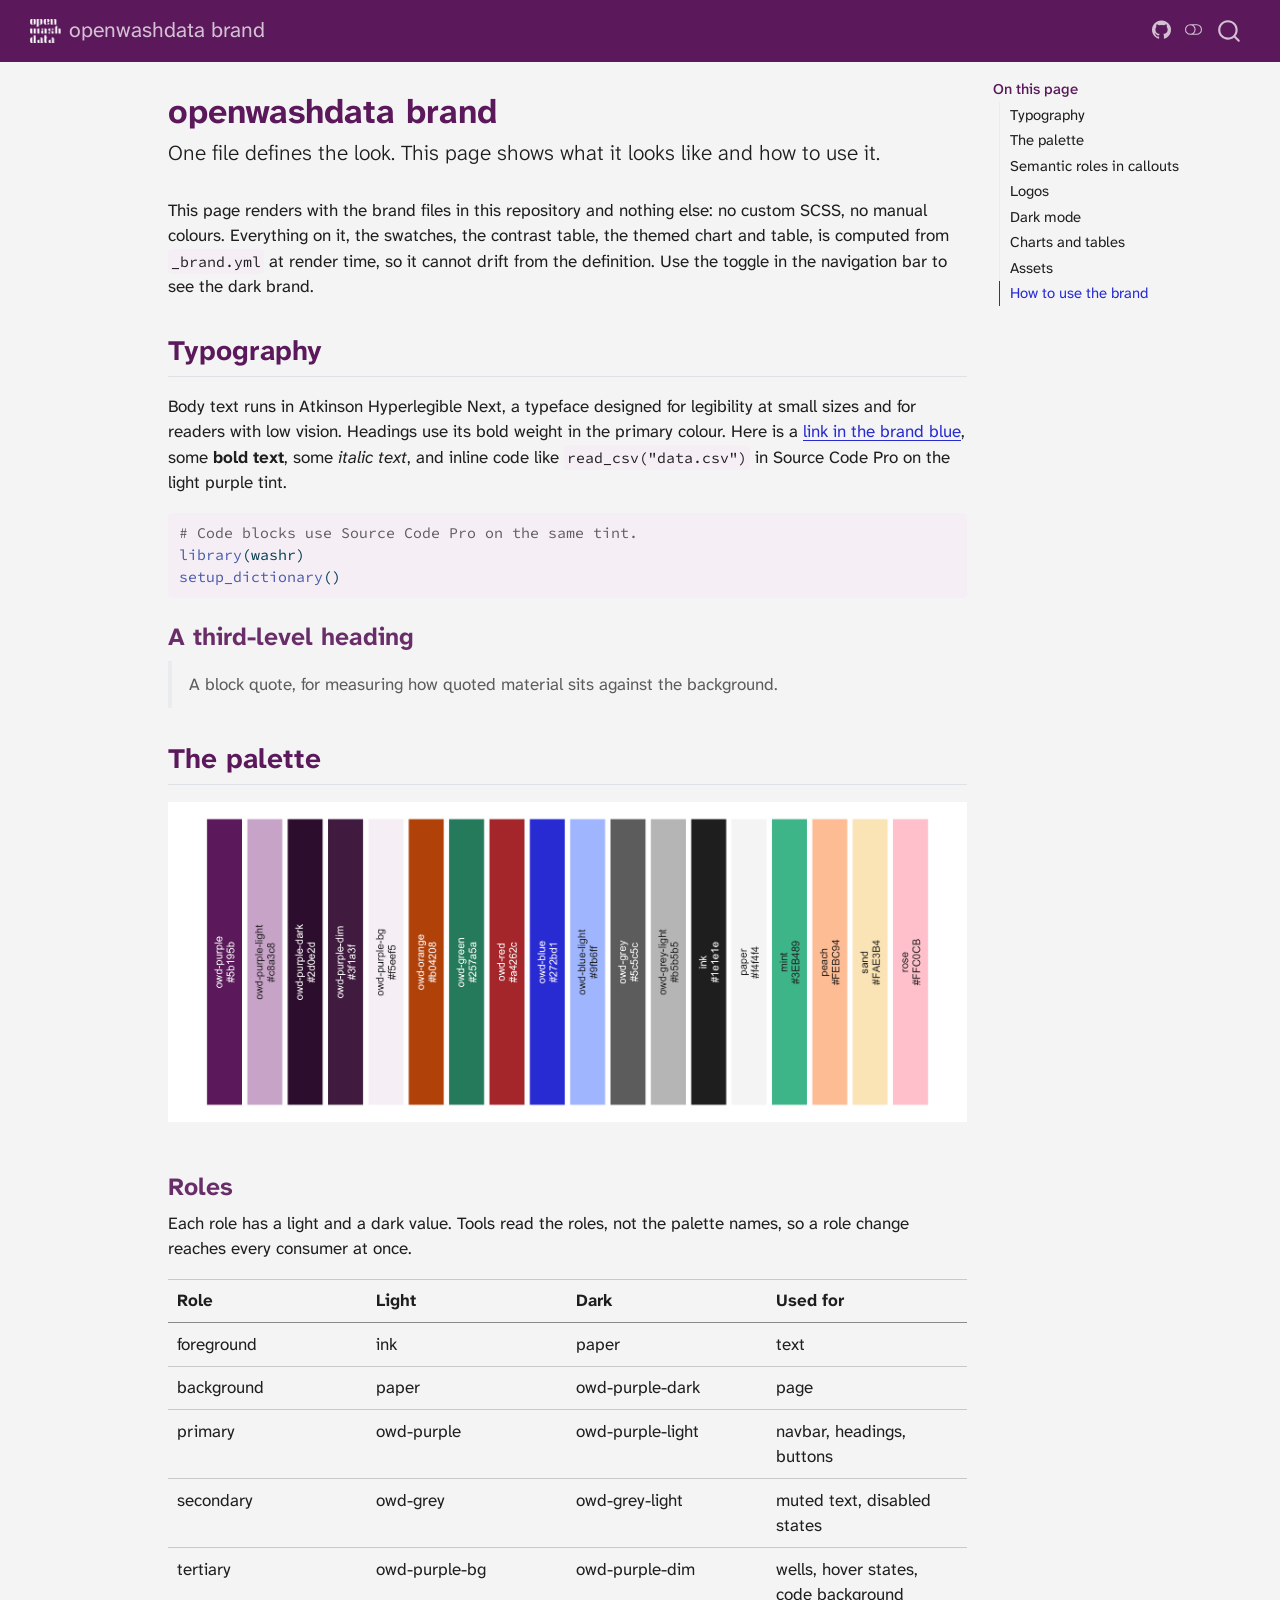
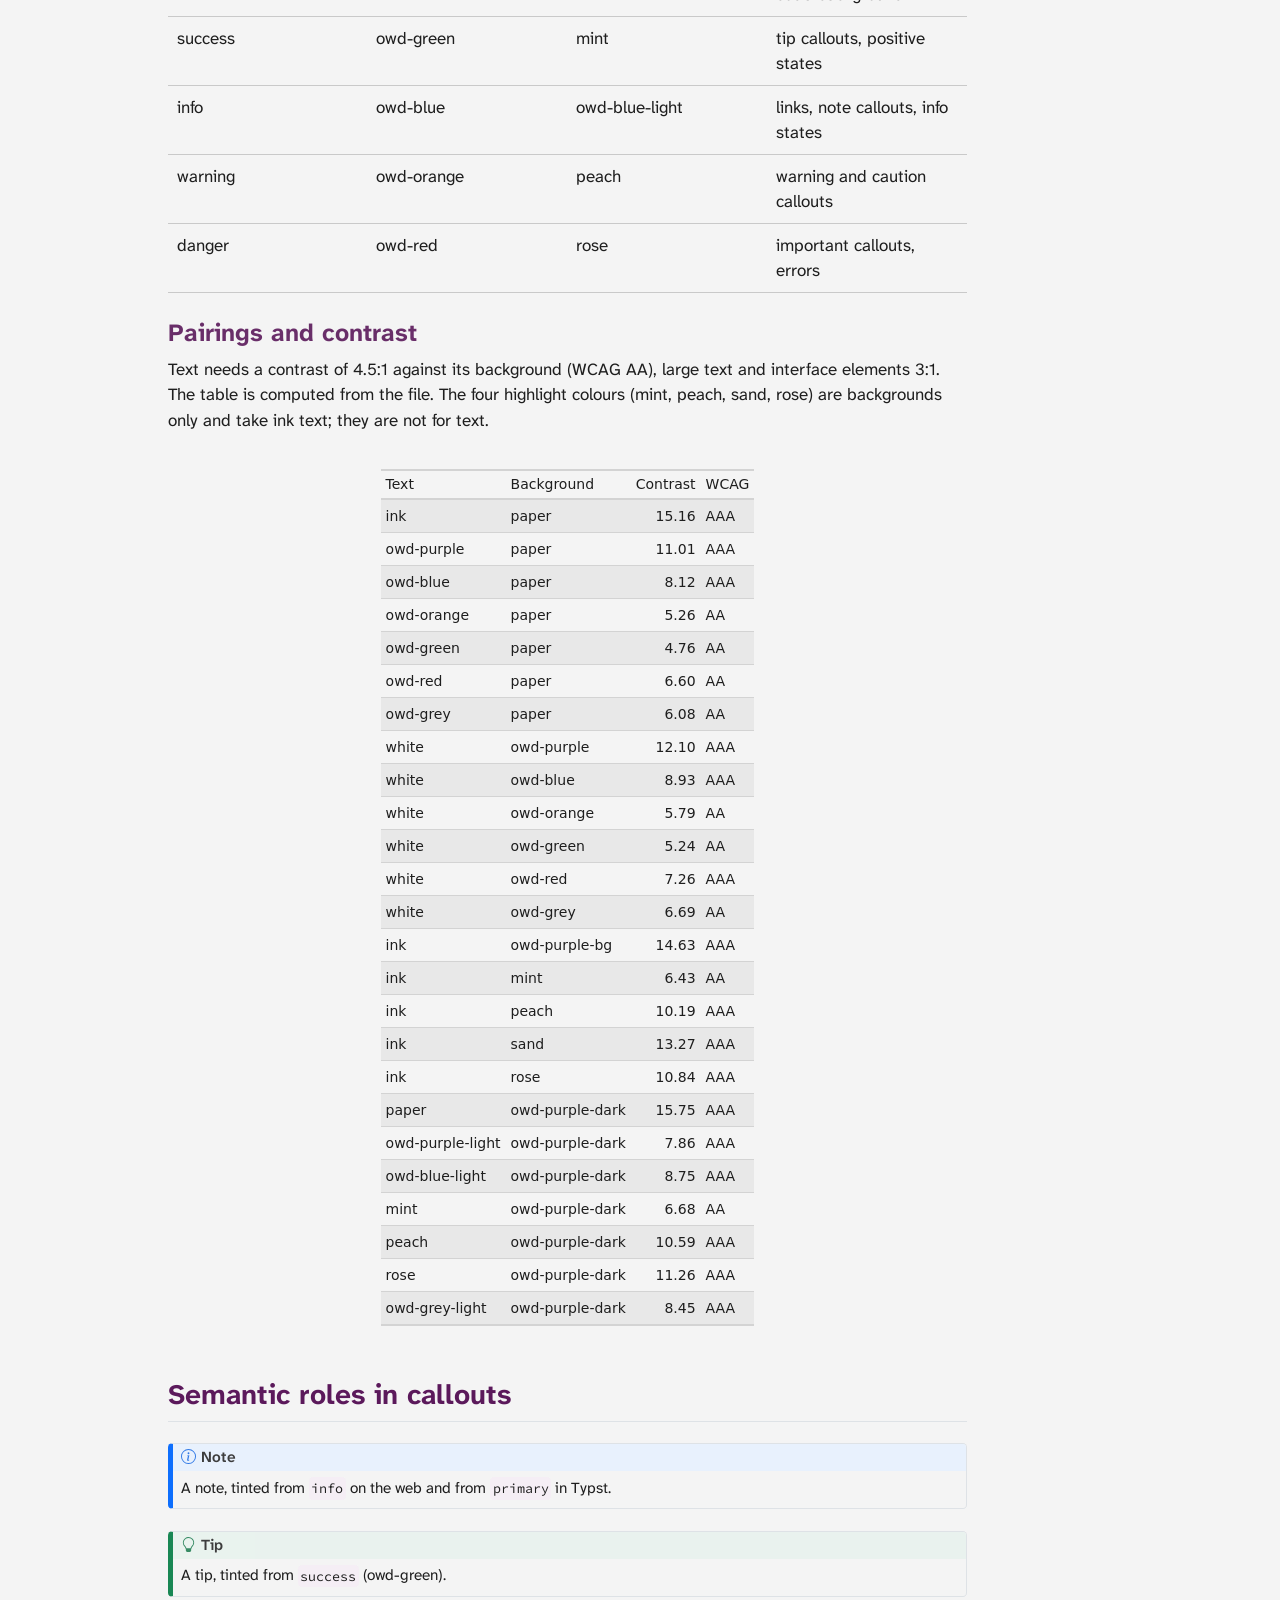
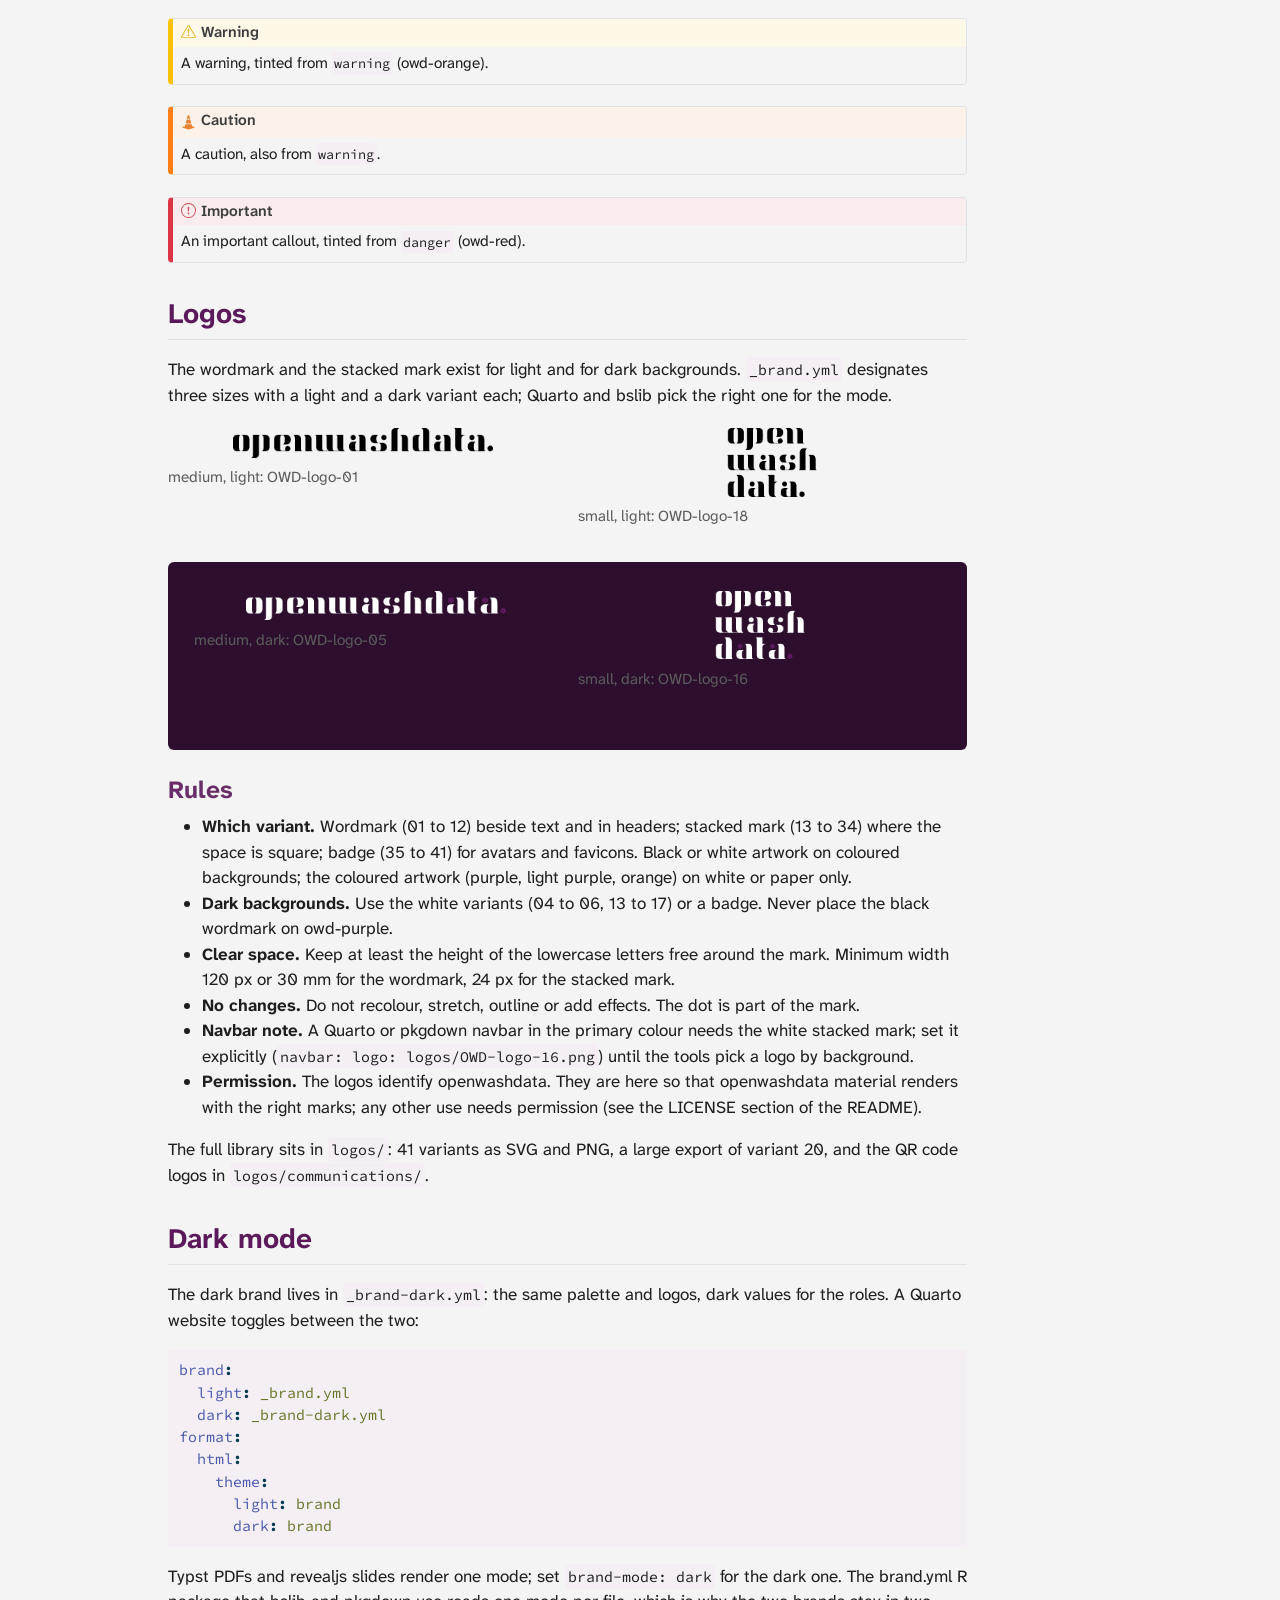
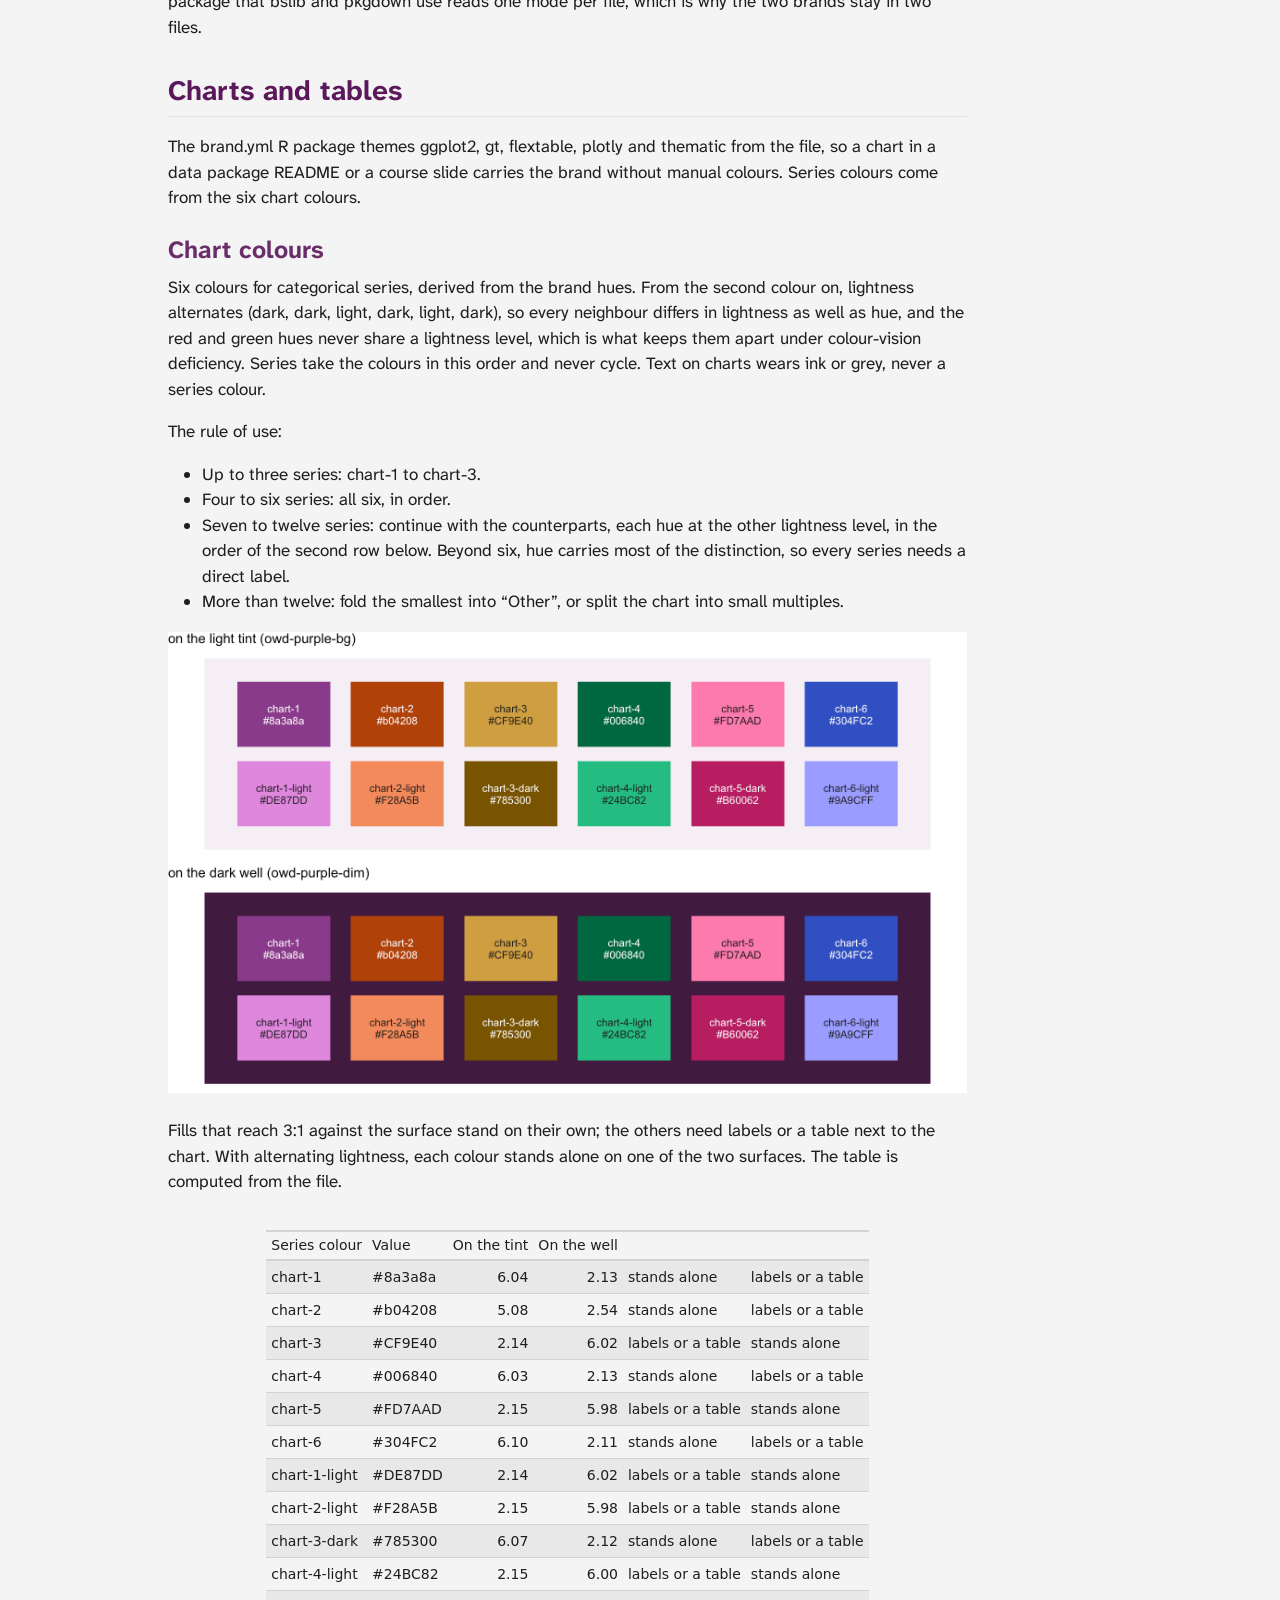
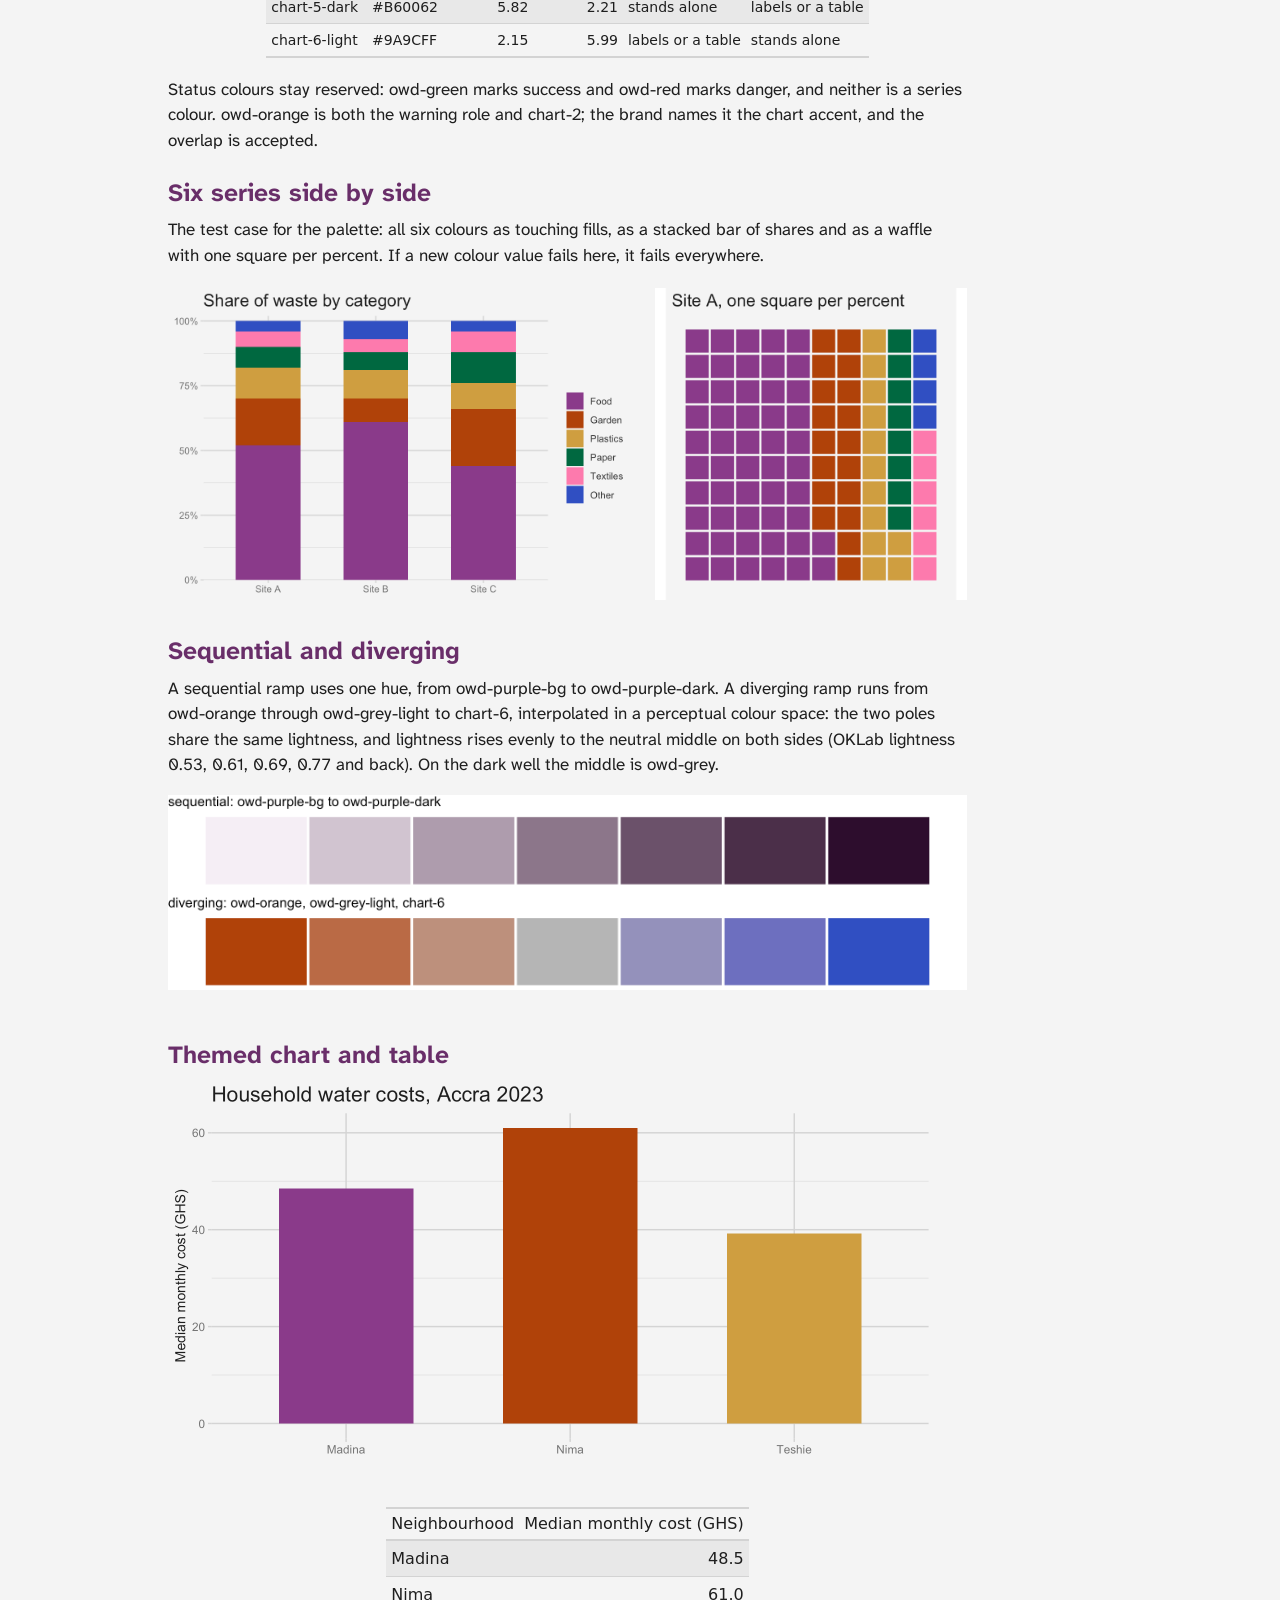
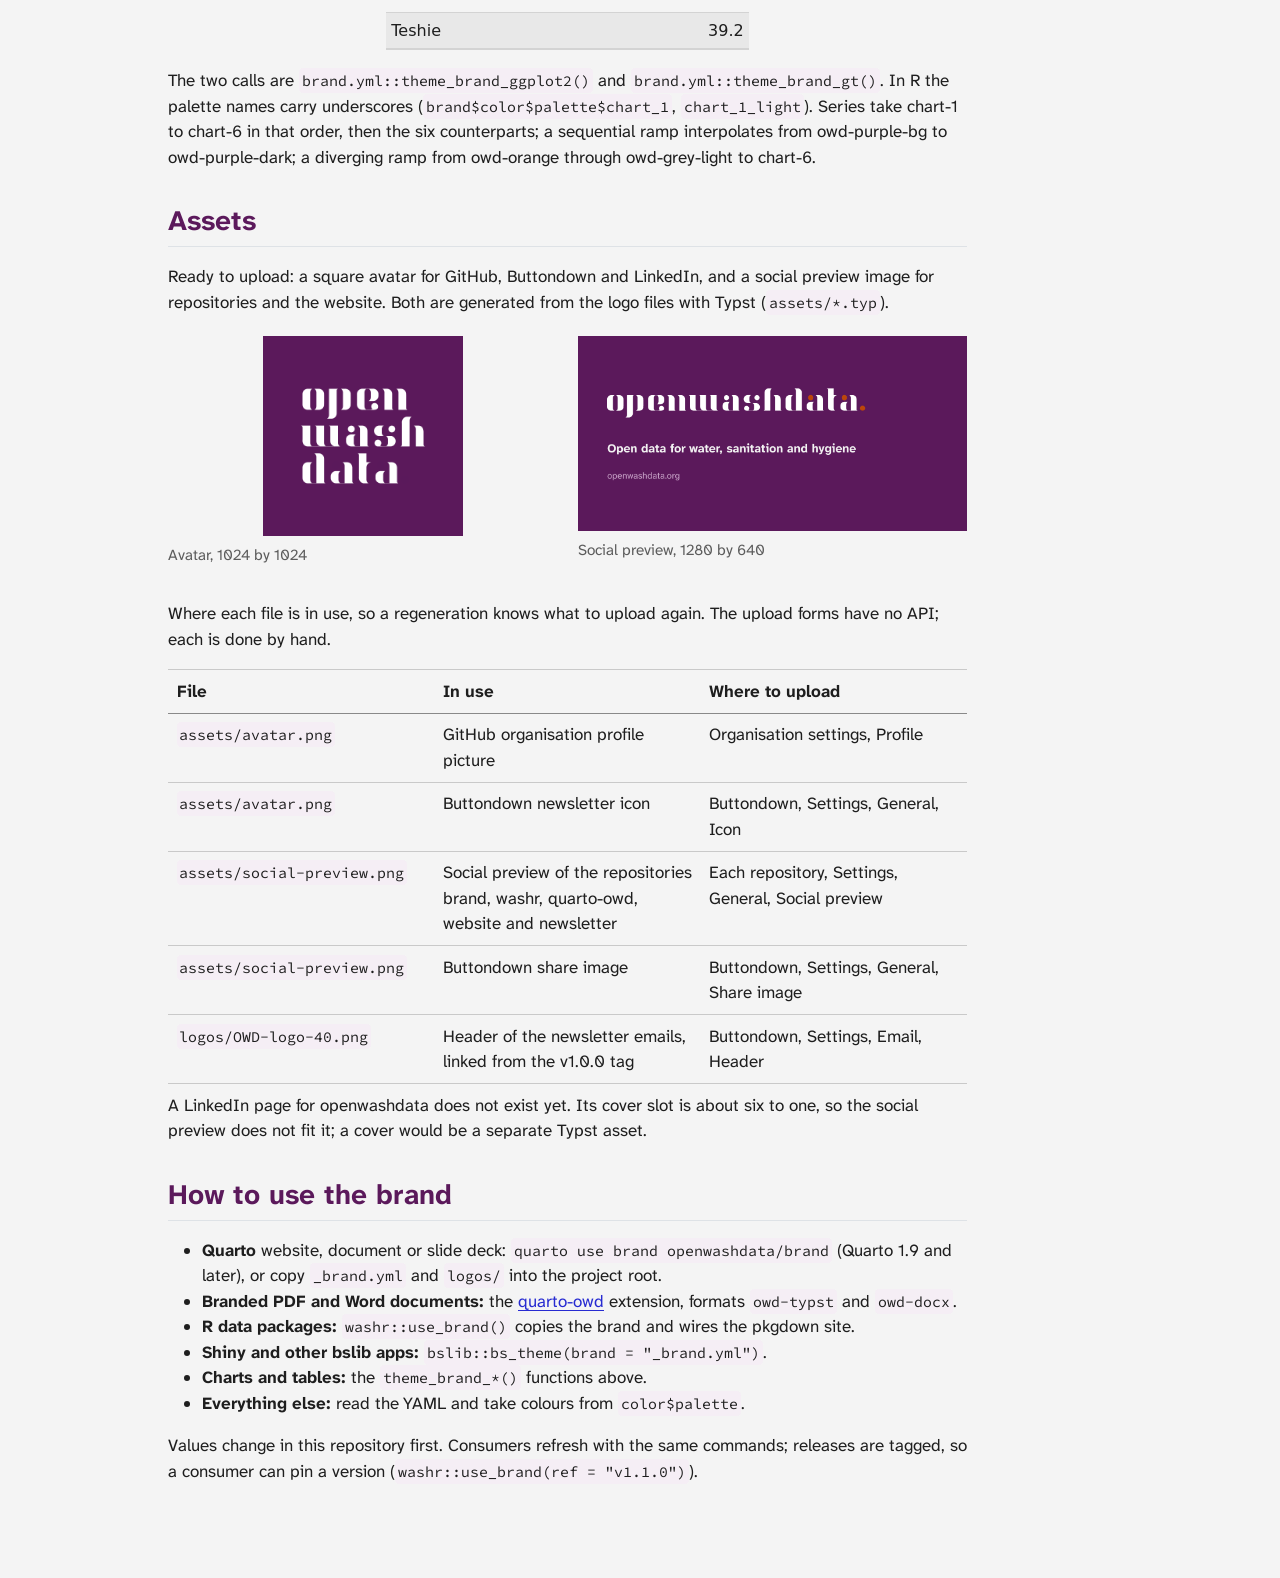
<file: docs/index.html>
<!DOCTYPE html>
<html xmlns="http://www.w3.org/1999/xhtml" lang="en" xml:lang="en"><head>

<meta charset="utf-8">
<meta name="generator" content="quarto-1.9.38">

<meta name="viewport" content="width=device-width, initial-scale=1.0, user-scalable=yes">


<title>openwashdata brand</title>
<style>
/* Default styles provided by pandoc.
** See https://pandoc.org/MANUAL.html#variables-for-html for config info.
*/
code{white-space: pre-wrap;}
span.smallcaps{font-variant: small-caps;}
div.columns{display: flex; gap: min(4vw, 1.5em);}
div.column{flex: auto; overflow-x: auto;}
div.hanging-indent{margin-left: 1.5em; text-indent: -1.5em;}
ul.task-list{list-style: none;}
ul.task-list li input[type="checkbox"] {
  width: 0.8em;
  margin: 0 0.8em 0.2em -1em; /* quarto-specific, see https://github.com/quarto-dev/quarto-cli/issues/4556 */ 
  vertical-align: middle;
}
/* CSS for syntax highlighting */
html { -webkit-text-size-adjust: 100%; }
pre > code.sourceCode { white-space: pre; position: relative; }
pre > code.sourceCode > span { display: inline-block; line-height: 1.25; }
pre > code.sourceCode > span:empty { height: 1.2em; }
.sourceCode { overflow: visible; }
code.sourceCode > span { color: inherit; text-decoration: inherit; }
div.sourceCode { margin: 1em 0; }
pre.sourceCode { margin: 0; }
@media screen {
div.sourceCode { overflow: auto; }
}
@media print {
pre > code.sourceCode { white-space: pre-wrap; }
pre > code.sourceCode > span { text-indent: -5em; padding-left: 5em; }
}
pre.numberSource code
  { counter-reset: source-line 0; }
pre.numberSource code > span
  { position: relative; left: -4em; counter-increment: source-line; }
pre.numberSource code > span > a:first-child::before
  { content: counter(source-line);
    position: relative; left: -1em; text-align: right; vertical-align: baseline;
    border: none; display: inline-block;
    -webkit-touch-callout: none; -webkit-user-select: none;
    -khtml-user-select: none; -moz-user-select: none;
    -ms-user-select: none; user-select: none;
    padding: 0 4px; width: 4em;
  }
pre.numberSource { margin-left: 3em;  padding-left: 4px; }
div.sourceCode
  {   }
@media screen {
pre > code.sourceCode > span > a:first-child::before { text-decoration: underline; }
}
</style>


<script src="site_libs/quarto-nav/quarto-nav.js"></script>
<script src="site_libs/quarto-nav/headroom.min.js"></script>
<script src="site_libs/clipboard/clipboard.min.js"></script>
<script src="site_libs/quarto-search/autocomplete.umd.js"></script>
<script src="site_libs/quarto-search/fuse.min.js"></script>
<script src="site_libs/quarto-search/quarto-search.js"></script>
<meta name="quarto:offset" content="./">
<link href="./logos/OWD-logo-18.png" rel="icon" type="image/png">
<script src="site_libs/quarto-html/quarto.js" type="module"></script>
<script src="site_libs/quarto-html/tabsets/tabsets.js" type="module"></script>
<script src="site_libs/quarto-html/popper.min.js"></script>
<script src="site_libs/quarto-html/tippy.umd.min.js"></script>
<script src="site_libs/quarto-html/anchor.min.js"></script>
<link href="site_libs/quarto-html/tippy.css" rel="stylesheet">
<link href="site_libs/quarto-html/quarto-syntax-highlighting-394ead12451981d31e5928c23125edf0.css" rel="stylesheet" class="quarto-color-scheme" id="quarto-text-highlighting-styles">
<link href="site_libs/quarto-html/quarto-syntax-highlighting-dark-446fb54370a7a8a17a7083c01ae5dd9f.css" rel="stylesheet" class="quarto-color-scheme quarto-color-alternate" id="quarto-text-highlighting-styles">
<link href="site_libs/quarto-html/quarto-syntax-highlighting-394ead12451981d31e5928c23125edf0.css" rel="stylesheet" class="quarto-color-scheme-extra" id="quarto-text-highlighting-styles">
<script src="site_libs/bootstrap/bootstrap.min.js"></script>
<link href="site_libs/bootstrap/bootstrap-icons.css" rel="stylesheet">
<link href="site_libs/bootstrap/bootstrap-1421d5bfaa619903ce3cca557a04f577.min.css" rel="stylesheet" append-hash="true" class="quarto-color-scheme" id="quarto-bootstrap" data-mode="light">
<link href="site_libs/bootstrap/bootstrap-dark-ed71d2114006951a23a260db20a9c2ca.min.css" rel="stylesheet" append-hash="true" class="quarto-color-scheme quarto-color-alternate" id="quarto-bootstrap" data-mode="dark">
<link href="site_libs/bootstrap/bootstrap-1421d5bfaa619903ce3cca557a04f577.min.css" rel="stylesheet" append-hash="true" class="quarto-color-scheme-extra" id="quarto-bootstrap" data-mode="light">
<script id="quarto-search-options" type="application/json">{
  "location": "navbar",
  "copy-button": false,
  "collapse-after": 3,
  "panel-placement": "end",
  "type": "overlay",
  "limit": 50,
  "keyboard-shortcut": [
    "f",
    "/",
    "s"
  ],
  "show-item-context": false,
  "language": {
    "search-no-results-text": "No results",
    "search-matching-documents-text": "matching documents",
    "search-copy-link-title": "Copy link to search",
    "search-hide-matches-text": "Hide additional matches",
    "search-more-match-text": "more match in this document",
    "search-more-matches-text": "more matches in this document",
    "search-clear-button-title": "Clear",
    "search-text-placeholder": "",
    "search-detached-cancel-button-title": "Cancel",
    "search-submit-button-title": "Submit",
    "search-label": "Search"
  }
}</script>


</head>

<body class="nav-fixed quarto-light"><script id="quarto-html-before-body" type="application/javascript">
    const toggleBodyColorMode = (bsSheetEl) => {
      const mode = bsSheetEl.getAttribute("data-mode");
      const bodyEl = window.document.querySelector("body");
      if (mode === "dark") {
        bodyEl.classList.add("quarto-dark");
        bodyEl.classList.remove("quarto-light");
      } else {
        bodyEl.classList.add("quarto-light");
        bodyEl.classList.remove("quarto-dark");
      }
    }
    const toggleBodyColorPrimary = () => {
      const bsSheetEl = window.document.querySelector("link#quarto-bootstrap:not([rel=disabled-stylesheet])");
      if (bsSheetEl) {
        toggleBodyColorMode(bsSheetEl);
      }
    }
    const setColorSchemeToggle = (alternate) => {
      const toggles = window.document.querySelectorAll('.quarto-color-scheme-toggle');
      for (let i=0; i < toggles.length; i++) {
        const toggle = toggles[i];
        if (toggle) {
          if (alternate) {
            toggle.classList.add("alternate");
          } else {
            toggle.classList.remove("alternate");
          }
        }
      }
    };
    const toggleColorMode = (alternate) => {
      // Switch the stylesheets
      const primaryStylesheets = window.document.querySelectorAll('link.quarto-color-scheme:not(.quarto-color-alternate)');
      const alternateStylesheets = window.document.querySelectorAll('link.quarto-color-scheme.quarto-color-alternate');
      manageTransitions('#quarto-margin-sidebar .nav-link', false);
      if (alternate) {
        // note: dark is layered on light, we don't disable primary!
        enableStylesheet(alternateStylesheets);
        for (const sheetNode of alternateStylesheets) {
          if (sheetNode.id === "quarto-bootstrap") {
            toggleBodyColorMode(sheetNode);
          }
        }
      } else {
        disableStylesheet(alternateStylesheets);
        enableStylesheet(primaryStylesheets)
        toggleBodyColorPrimary();
      }
      manageTransitions('#quarto-margin-sidebar .nav-link', true);
      // Switch the toggles
      setColorSchemeToggle(alternate)
      // Hack to workaround the fact that safari doesn't
      // properly recolor the scrollbar when toggling (#1455)
      if (navigator.userAgent.indexOf('Safari') > 0 && navigator.userAgent.indexOf('Chrome') == -1) {
        manageTransitions("body", false);
        window.scrollTo(0, 1);
        setTimeout(() => {
          window.scrollTo(0, 0);
          manageTransitions("body", true);
        }, 40);
      }
    }
    const disableStylesheet = (stylesheets) => {
      for (let i=0; i < stylesheets.length; i++) {
        const stylesheet = stylesheets[i];
        stylesheet.rel = 'disabled-stylesheet';
      }
    }
    const enableStylesheet = (stylesheets) => {
      for (let i=0; i < stylesheets.length; i++) {
        const stylesheet = stylesheets[i];
        if(stylesheet.rel !== 'stylesheet') { // for Chrome, which will still FOUC without this check
          stylesheet.rel = 'stylesheet';
        }
      }
    }
    const manageTransitions = (selector, allowTransitions) => {
      const els = window.document.querySelectorAll(selector);
      for (let i=0; i < els.length; i++) {
        const el = els[i];
        if (allowTransitions) {
          el.classList.remove('notransition');
        } else {
          el.classList.add('notransition');
        }
      }
    }
    const isFileUrl = () => {
      return window.location.protocol === 'file:';
    }
    const hasAlternateSentinel = () => {
      let styleSentinel = getColorSchemeSentinel();
      if (styleSentinel !== null) {
        return styleSentinel === "alternate";
      } else {
        return false;
      }
    }
    const setStyleSentinel = (alternate) => {
      const value = alternate ? "alternate" : "default";
      if (!isFileUrl()) {
        window.localStorage.setItem("quarto-color-scheme", value);
      } else {
        localAlternateSentinel = value;
      }
    }
    const getColorSchemeSentinel = () => {
      if (!isFileUrl()) {
        const storageValue = window.localStorage.getItem("quarto-color-scheme");
        return storageValue != null ? storageValue : localAlternateSentinel;
      } else {
        return localAlternateSentinel;
      }
    }
    const toggleGiscusIfUsed = (isAlternate, darkModeDefault) => {
      const baseTheme = document.querySelector('#giscus-base-theme')?.value ?? 'light';
      const alternateTheme = document.querySelector('#giscus-alt-theme')?.value ?? 'dark';
      let newTheme = '';
      if(authorPrefersDark) {
        newTheme = isAlternate ? baseTheme : alternateTheme;
      } else {
        newTheme = isAlternate ? alternateTheme : baseTheme;
      }
      const changeGiscusTheme = () => {
        // From: https://github.com/giscus/giscus/issues/336
        const sendMessage = (message) => {
          const iframe = document.querySelector('iframe.giscus-frame');
          if (!iframe) return;
          iframe.contentWindow.postMessage({ giscus: message }, 'https://giscus.app');
        }
        sendMessage({
          setConfig: {
            theme: newTheme
          }
        });
      }
      const isGiscussLoaded = window.document.querySelector('iframe.giscus-frame') !== null;
      if (isGiscussLoaded) {
        changeGiscusTheme();
      }
    };
    const authorPrefersDark = false;
    const darkModeDefault = authorPrefersDark;
      document.querySelector('link#quarto-text-highlighting-styles.quarto-color-scheme-extra').rel = 'disabled-stylesheet';
      document.querySelector('link#quarto-bootstrap.quarto-color-scheme-extra').rel = 'disabled-stylesheet';
    let localAlternateSentinel = darkModeDefault ? 'alternate' : 'default';
    // Dark / light mode switch
    window.quartoToggleColorScheme = () => {
      // Read the current dark / light value
      let toAlternate = !hasAlternateSentinel();
      toggleColorMode(toAlternate);
      setStyleSentinel(toAlternate);
      toggleGiscusIfUsed(toAlternate, darkModeDefault);
      window.dispatchEvent(new Event('resize'));
    };
    // Switch to dark mode if need be
    if (hasAlternateSentinel()) {
      toggleColorMode(true);
    } else {
      toggleColorMode(false);
    }
  </script>

<div id="quarto-search-results"></div>
  <header id="quarto-header" class="headroom fixed-top">
    <nav class="navbar navbar-expand-lg " data-bs-theme="dark">
      <div class="navbar-container container-fluid">
      <div class="navbar-brand-container mx-auto">
    <a href="./index.html" class="navbar-brand navbar-brand-logo">
    <img src="./logos/OWD-logo-16.png" alt="openwashdata" class="navbar-logo light-content">
    <img src="./logos/OWD-logo-16.png" alt="openwashdata" class="navbar-logo dark-content">
    </a>
    <a class="navbar-brand" href="./index.html">
    <span class="navbar-title">openwashdata brand</span>
    </a>
  </div>
            <div id="quarto-search" class="" title="Search"></div>
          <button class="navbar-toggler" type="button" data-bs-toggle="collapse" data-bs-target="#navbarCollapse" aria-controls="navbarCollapse" role="menu" aria-expanded="false" aria-label="Toggle navigation" onclick="if (window.quartoToggleHeadroom) { window.quartoToggleHeadroom(); }">
  <span class="navbar-toggler-icon"></span>
</button>
          <div class="collapse navbar-collapse" id="navbarCollapse">
            <ul class="navbar-nav navbar-nav-scroll ms-auto">
  <li class="nav-item compact">
    <a class="nav-link" href="https://github.com/openwashdata/brand"> <i class="bi bi-github" role="img" aria-label="GitHub repository">
</i> 
<span class="menu-text"></span></a>
  </li>  
</ul>
          </div> <!-- /navcollapse -->
            <div class="quarto-navbar-tools">
  <a href="" class="quarto-color-scheme-toggle quarto-navigation-tool  px-1" onclick="window.quartoToggleColorScheme(); return false;" title="Toggle dark mode"><i class="bi"></i></a>
</div>
      </div> <!-- /container-fluid -->
    </nav>
</header>
<!-- content -->
<div id="quarto-content" class="quarto-container page-columns page-rows-contents page-layout-article page-navbar">
<!-- sidebar -->
<!-- margin-sidebar -->
    <div id="quarto-margin-sidebar" class="sidebar margin-sidebar">
        <nav id="TOC" role="doc-toc" class="toc-active">
    <h2 id="toc-title">On this page</h2>
   
  <ul class="collapse">
  <li><a href="#typography" id="toc-typography" class="nav-link active" data-scroll-target="#typography">Typography</a></li>
  <li><a href="#the-palette" id="toc-the-palette" class="nav-link" data-scroll-target="#the-palette">The palette</a></li>
  <li><a href="#semantic-roles-in-callouts" id="toc-semantic-roles-in-callouts" class="nav-link" data-scroll-target="#semantic-roles-in-callouts">Semantic roles in callouts</a></li>
  <li><a href="#logos" id="toc-logos" class="nav-link" data-scroll-target="#logos">Logos</a></li>
  <li><a href="#dark-mode" id="toc-dark-mode" class="nav-link" data-scroll-target="#dark-mode">Dark mode</a></li>
  <li><a href="#charts-and-tables" id="toc-charts-and-tables" class="nav-link" data-scroll-target="#charts-and-tables">Charts and tables</a></li>
  <li><a href="#assets" id="toc-assets" class="nav-link" data-scroll-target="#assets">Assets</a></li>
  <li><a href="#how-to-use-the-brand" id="toc-how-to-use-the-brand" class="nav-link" data-scroll-target="#how-to-use-the-brand">How to use the brand</a></li>
  </ul>
</nav>
    </div>
<!-- main -->
<main class="content" id="quarto-document-content">


<header id="title-block-header" class="quarto-title-block default">
<div class="quarto-title">
<h1 class="title">openwashdata brand</h1>
<p class="subtitle lead">One file defines the look. This page shows what it looks like and how to use it.</p>
</div>



<div class="quarto-title-meta">

    
  
    
  </div>
  


</header>


<p>This page renders with the brand files in this repository and nothing else: no custom SCSS, no manual colours. Everything on it, the swatches, the contrast table, the themed chart and table, is computed from <code>_brand.yml</code> at render time, so it cannot drift from the definition. Use the toggle in the navigation bar to see the dark brand.</p>
<section id="typography" class="level2">
<h2 class="anchored" data-anchor-id="typography">Typography</h2>
<p>Body text runs in Atkinson Hyperlegible Next, a typeface designed for legibility at small sizes and for readers with low vision. Headings use its bold weight in the primary colour. Here is a <a href="https://openwashdata.org">link in the brand blue</a>, some <strong>bold text</strong>, some <em>italic text</em>, and inline code like <code>read_csv("data.csv")</code> in Source Code Pro on the light purple tint.</p>
<div class="code-copy-outer-scaffold"><div class="sourceCode" id="cb1"><pre class="sourceCode r code-with-copy"><code class="sourceCode r"><span id="cb1-1"><a href="#cb1-1" aria-hidden="true" tabindex="-1"></a><span class="co"># Code blocks use Source Code Pro on the same tint.</span></span>
<span id="cb1-2"><a href="#cb1-2" aria-hidden="true" tabindex="-1"></a><span class="fu">library</span>(washr)</span>
<span id="cb1-3"><a href="#cb1-3" aria-hidden="true" tabindex="-1"></a><span class="fu">setup_dictionary</span>()</span></code></pre></div><button title="Copy to Clipboard" class="code-copy-button"><i class="bi"></i></button></div>
<section id="a-third-level-heading" class="level3">
<h3 class="anchored" data-anchor-id="a-third-level-heading">A third-level heading</h3>
<blockquote class="blockquote">
<p>A block quote, for measuring how quoted material sits against the background.</p>
</blockquote>
</section>
</section>
<section id="the-palette" class="level2">
<h2 class="anchored" data-anchor-id="the-palette">The palette</h2>
<div class="cell">
<div class="cell-output-display">
<div>
<figure class="figure">
<p><img src="index_files/figure-html/unnamed-chunk-1-1.png" class="img-fluid figure-img" alt="Colour swatches of the openwashdata palette, one tile per named colour with its hex value." width="864"></p>
</figure>
</div>
</div>
</div>
<section id="roles" class="level3">
<h3 class="anchored" data-anchor-id="roles">Roles</h3>
<p>Each role has a light and a dark value. Tools read the roles, not the palette names, so a role change reaches every consumer at once.</p>
<table class="caption-top table">
<colgroup>
<col style="width: 25%">
<col style="width: 25%">
<col style="width: 25%">
<col style="width: 25%">
</colgroup>
<thead>
<tr class="header">
<th>Role</th>
<th>Light</th>
<th>Dark</th>
<th>Used for</th>
</tr>
</thead>
<tbody>
<tr class="odd">
<td>foreground</td>
<td>ink</td>
<td>paper</td>
<td>text</td>
</tr>
<tr class="even">
<td>background</td>
<td>paper</td>
<td>owd-purple-dark</td>
<td>page</td>
</tr>
<tr class="odd">
<td>primary</td>
<td>owd-purple</td>
<td>owd-purple-light</td>
<td>navbar, headings, buttons</td>
</tr>
<tr class="even">
<td>secondary</td>
<td>owd-grey</td>
<td>owd-grey-light</td>
<td>muted text, disabled states</td>
</tr>
<tr class="odd">
<td>tertiary</td>
<td>owd-purple-bg</td>
<td>owd-purple-dim</td>
<td>wells, hover states, code background</td>
</tr>
<tr class="even">
<td>success</td>
<td>owd-green</td>
<td>mint</td>
<td>tip callouts, positive states</td>
</tr>
<tr class="odd">
<td>info</td>
<td>owd-blue</td>
<td>owd-blue-light</td>
<td>links, note callouts, info states</td>
</tr>
<tr class="even">
<td>warning</td>
<td>owd-orange</td>
<td>peach</td>
<td>warning and caution callouts</td>
</tr>
<tr class="odd">
<td>danger</td>
<td>owd-red</td>
<td>rose</td>
<td>important callouts, errors</td>
</tr>
</tbody>
</table>
</section>
<section id="pairings-and-contrast" class="level3">
<h3 class="anchored" data-anchor-id="pairings-and-contrast">Pairings and contrast</h3>
<p>Text needs a contrast of 4.5:1 against its background (WCAG AA), large text and interface elements 3:1. The table is computed from the file. The four highlight colours (mint, peach, sand, rose) are backgrounds only and take ink text; they are not for text.</p>
<div class="cell">
<div class="cell-output-display">
<div id="vaqczhzdwg" style="padding-left:0px;padding-right:0px;padding-top:10px;padding-bottom:10px;overflow-x:auto;overflow-y:auto;width:auto;height:auto;">
<style>#vaqczhzdwg table {
  font-family: system-ui, 'Segoe UI', Roboto, Helvetica, Arial, sans-serif, 'Apple Color Emoji', 'Segoe UI Emoji', 'Segoe UI Symbol', 'Noto Color Emoji';
  -webkit-font-smoothing: antialiased;
  -moz-osx-font-smoothing: grayscale;
}

#vaqczhzdwg thead, #vaqczhzdwg tbody, #vaqczhzdwg tfoot, #vaqczhzdwg tr, #vaqczhzdwg td, #vaqczhzdwg th {
  border-style: none;
}

#vaqczhzdwg p {
  margin: 0;
  padding: 0;
}

#vaqczhzdwg .gt_table {
  display: table;
  border-collapse: collapse;
  line-height: normal;
  margin-left: auto;
  margin-right: auto;
  color: #1E1E1E;
  font-size: 14px;
  font-weight: normal;
  font-style: normal;
  background-color: #F4F4F4;
  width: auto;
  border-top-style: solid;
  border-top-width: 2px;
  border-top-color: #A8A8A8;
  border-right-style: none;
  border-right-width: 2px;
  border-right-color: #D3D3D3;
  border-bottom-style: solid;
  border-bottom-width: 2px;
  border-bottom-color: #A8A8A8;
  border-left-style: none;
  border-left-width: 2px;
  border-left-color: #D3D3D3;
}

#vaqczhzdwg .gt_caption {
  padding-top: 4px;
  padding-bottom: 4px;
}

#vaqczhzdwg .gt_title {
  color: #1E1E1E;
  font-size: 125%;
  font-weight: initial;
  padding-top: 4px;
  padding-bottom: 4px;
  padding-left: 5px;
  padding-right: 5px;
  border-bottom-color: #F4F4F4;
  border-bottom-width: 0;
}

#vaqczhzdwg .gt_subtitle {
  color: #1E1E1E;
  font-size: 85%;
  font-weight: initial;
  padding-top: 3px;
  padding-bottom: 5px;
  padding-left: 5px;
  padding-right: 5px;
  border-top-color: #F4F4F4;
  border-top-width: 0;
}

#vaqczhzdwg .gt_heading {
  background-color: #F4F4F4;
  text-align: center;
  border-bottom-color: #F4F4F4;
  border-left-style: none;
  border-left-width: 1px;
  border-left-color: #D3D3D3;
  border-right-style: none;
  border-right-width: 1px;
  border-right-color: #D3D3D3;
}

#vaqczhzdwg .gt_bottom_border {
  border-bottom-style: solid;
  border-bottom-width: 2px;
  border-bottom-color: #D3D3D3;
}

#vaqczhzdwg .gt_col_headings {
  border-top-style: solid;
  border-top-width: 2px;
  border-top-color: #D3D3D3;
  border-bottom-style: solid;
  border-bottom-width: 2px;
  border-bottom-color: #D3D3D3;
  border-left-style: none;
  border-left-width: 1px;
  border-left-color: #D3D3D3;
  border-right-style: none;
  border-right-width: 1px;
  border-right-color: #D3D3D3;
}

#vaqczhzdwg .gt_col_heading {
  color: #1E1E1E;
  background-color: #F4F4F4;
  font-size: 100%;
  font-weight: normal;
  text-transform: inherit;
  border-left-style: none;
  border-left-width: 1px;
  border-left-color: #D3D3D3;
  border-right-style: none;
  border-right-width: 1px;
  border-right-color: #D3D3D3;
  vertical-align: bottom;
  padding-top: 5px;
  padding-bottom: 6px;
  padding-left: 5px;
  padding-right: 5px;
  overflow-x: hidden;
}

#vaqczhzdwg .gt_column_spanner_outer {
  color: #1E1E1E;
  background-color: #F4F4F4;
  font-size: 100%;
  font-weight: normal;
  text-transform: inherit;
  padding-top: 0;
  padding-bottom: 0;
  padding-left: 4px;
  padding-right: 4px;
}

#vaqczhzdwg .gt_column_spanner_outer:first-child {
  padding-left: 0;
}

#vaqczhzdwg .gt_column_spanner_outer:last-child {
  padding-right: 0;
}

#vaqczhzdwg .gt_column_spanner {
  border-bottom-style: solid;
  border-bottom-width: 2px;
  border-bottom-color: #D3D3D3;
  vertical-align: bottom;
  padding-top: 5px;
  padding-bottom: 5px;
  overflow-x: hidden;
  display: inline-block;
  width: 100%;
}

#vaqczhzdwg .gt_spanner_row {
  border-bottom-style: hidden;
}

#vaqczhzdwg .gt_group_heading {
  padding-top: 8px;
  padding-bottom: 8px;
  padding-left: 5px;
  padding-right: 5px;
  color: #1E1E1E;
  background-color: #F4F4F4;
  font-size: 100%;
  font-weight: initial;
  text-transform: inherit;
  border-top-style: solid;
  border-top-width: 2px;
  border-top-color: #D3D3D3;
  border-bottom-style: solid;
  border-bottom-width: 2px;
  border-bottom-color: #D3D3D3;
  border-left-style: none;
  border-left-width: 1px;
  border-left-color: #D3D3D3;
  border-right-style: none;
  border-right-width: 1px;
  border-right-color: #D3D3D3;
  vertical-align: middle;
  text-align: left;
}

#vaqczhzdwg .gt_empty_group_heading {
  padding: 0.5px;
  color: #1E1E1E;
  background-color: #F4F4F4;
  font-size: 100%;
  font-weight: initial;
  border-top-style: solid;
  border-top-width: 2px;
  border-top-color: #D3D3D3;
  border-bottom-style: solid;
  border-bottom-width: 2px;
  border-bottom-color: #D3D3D3;
  vertical-align: middle;
}

#vaqczhzdwg .gt_from_md > :first-child {
  margin-top: 0;
}

#vaqczhzdwg .gt_from_md > :last-child {
  margin-bottom: 0;
}

#vaqczhzdwg .gt_row {
  padding-top: 8px;
  padding-bottom: 8px;
  padding-left: 5px;
  padding-right: 5px;
  margin: 10px;
  border-top-style: solid;
  border-top-width: 1px;
  border-top-color: #D3D3D3;
  border-left-style: none;
  border-left-width: 1px;
  border-left-color: #D3D3D3;
  border-right-style: none;
  border-right-width: 1px;
  border-right-color: #D3D3D3;
  vertical-align: middle;
  overflow-x: hidden;
}

#vaqczhzdwg .gt_stub {
  color: #1E1E1E;
  background-color: #F4F4F4;
  font-size: 100%;
  font-weight: initial;
  text-transform: inherit;
  border-right-style: solid;
  border-right-width: 2px;
  border-right-color: #D3D3D3;
  padding-left: 5px;
  padding-right: 5px;
}

#vaqczhzdwg .gt_stub_row_group {
  color: #1E1E1E;
  background-color: #F4F4F4;
  font-size: 100%;
  font-weight: initial;
  text-transform: inherit;
  border-right-style: solid;
  border-right-width: 2px;
  border-right-color: #D3D3D3;
  padding-left: 5px;
  padding-right: 5px;
  vertical-align: top;
}

#vaqczhzdwg .gt_row_group_first td {
  border-top-width: 2px;
}

#vaqczhzdwg .gt_row_group_first th {
  border-top-width: 2px;
}

#vaqczhzdwg .gt_summary_row {
  color: #1E1E1E;
  background-color: #F4F4F4;
  text-transform: inherit;
  padding-top: 8px;
  padding-bottom: 8px;
  padding-left: 5px;
  padding-right: 5px;
}

#vaqczhzdwg .gt_first_summary_row {
  border-top-style: solid;
  border-top-color: #D3D3D3;
}

#vaqczhzdwg .gt_first_summary_row.thick {
  border-top-width: 2px;
}

#vaqczhzdwg .gt_last_summary_row {
  padding-top: 8px;
  padding-bottom: 8px;
  padding-left: 5px;
  padding-right: 5px;
  border-bottom-style: solid;
  border-bottom-width: 2px;
  border-bottom-color: #D3D3D3;
}

#vaqczhzdwg .gt_grand_summary_row {
  color: #1E1E1E;
  background-color: #F4F4F4;
  text-transform: inherit;
  padding-top: 8px;
  padding-bottom: 8px;
  padding-left: 5px;
  padding-right: 5px;
}

#vaqczhzdwg .gt_first_grand_summary_row {
  padding-top: 8px;
  padding-bottom: 8px;
  padding-left: 5px;
  padding-right: 5px;
  border-top-style: double;
  border-top-width: 6px;
  border-top-color: #D3D3D3;
}

#vaqczhzdwg .gt_last_grand_summary_row_top {
  padding-top: 8px;
  padding-bottom: 8px;
  padding-left: 5px;
  padding-right: 5px;
  border-bottom-style: double;
  border-bottom-width: 6px;
  border-bottom-color: #D3D3D3;
}

#vaqczhzdwg .gt_striped {
  background-color: rgba(128, 128, 128, 0.05);
}

#vaqczhzdwg .gt_table_body {
  border-top-style: solid;
  border-top-width: 2px;
  border-top-color: #D3D3D3;
  border-bottom-style: solid;
  border-bottom-width: 2px;
  border-bottom-color: #D3D3D3;
}

#vaqczhzdwg .gt_footnotes {
  color: #1E1E1E;
  background-color: #F4F4F4;
  border-bottom-style: none;
  border-bottom-width: 2px;
  border-bottom-color: #D3D3D3;
  border-left-style: none;
  border-left-width: 2px;
  border-left-color: #D3D3D3;
  border-right-style: none;
  border-right-width: 2px;
  border-right-color: #D3D3D3;
}

#vaqczhzdwg .gt_footnote {
  margin: 0px;
  font-size: 90%;
  padding-top: 4px;
  padding-bottom: 4px;
  padding-left: 5px;
  padding-right: 5px;
}

#vaqczhzdwg .gt_sourcenotes {
  color: #1E1E1E;
  background-color: #F4F4F4;
  border-bottom-style: none;
  border-bottom-width: 2px;
  border-bottom-color: #D3D3D3;
  border-left-style: none;
  border-left-width: 2px;
  border-left-color: #D3D3D3;
  border-right-style: none;
  border-right-width: 2px;
  border-right-color: #D3D3D3;
}

#vaqczhzdwg .gt_sourcenote {
  font-size: 90%;
  padding-top: 4px;
  padding-bottom: 4px;
  padding-left: 5px;
  padding-right: 5px;
}

#vaqczhzdwg .gt_left {
  text-align: left;
}

#vaqczhzdwg .gt_center {
  text-align: center;
}

#vaqczhzdwg .gt_right {
  text-align: right;
  font-variant-numeric: tabular-nums;
}

#vaqczhzdwg .gt_font_normal {
  font-weight: normal;
}

#vaqczhzdwg .gt_font_bold {
  font-weight: bold;
}

#vaqczhzdwg .gt_font_italic {
  font-style: italic;
}

#vaqczhzdwg .gt_super {
  font-size: 65%;
}

#vaqczhzdwg .gt_footnote_marks {
  font-size: 75%;
  vertical-align: 0.4em;
  position: initial;
}

#vaqczhzdwg .gt_asterisk {
  font-size: 100%;
  vertical-align: 0;
}

#vaqczhzdwg .gt_indent_1 {
  text-indent: 5px;
}

#vaqczhzdwg .gt_indent_2 {
  text-indent: 10px;
}

#vaqczhzdwg .gt_indent_3 {
  text-indent: 15px;
}

#vaqczhzdwg .gt_indent_4 {
  text-indent: 20px;
}

#vaqczhzdwg .gt_indent_5 {
  text-indent: 25px;
}

#vaqczhzdwg .katex-display {
  display: inline-flex !important;
  margin-bottom: 0.75em !important;
}

#vaqczhzdwg div.Reactable > div.rt-table > div.rt-thead > div.rt-tr.rt-tr-group-header > div.rt-th-group:after {
  height: 0px !important;
}
</style>

<table class="gt_table caption-top table table-sm table-striped small" data-quarto-bootstrap="false">
<thead>
<tr class="gt_col_headings header">
<th id="text" class="gt_col_heading gt_columns_bottom_border gt_left" data-quarto-table-cell-role="th" scope="col">Text</th>
<th id="on" class="gt_col_heading gt_columns_bottom_border gt_left" data-quarto-table-cell-role="th" scope="col">Background</th>
<th id="ratio" class="gt_col_heading gt_columns_bottom_border gt_right" data-quarto-table-cell-role="th" scope="col">Contrast</th>
<th id="verdict" class="gt_col_heading gt_columns_bottom_border gt_left" data-quarto-table-cell-role="th" scope="col">WCAG</th>
</tr>
</thead>
<tbody class="gt_table_body">
<tr class="odd">
<td class="gt_row gt_left" headers="text">ink</td>
<td class="gt_row gt_left" headers="on">paper</td>
<td class="gt_row gt_right" headers="ratio">15.16</td>
<td class="gt_row gt_left" headers="verdict">AAA</td>
</tr>
<tr class="even">
<td class="gt_row gt_left" headers="text">owd-purple</td>
<td class="gt_row gt_left" headers="on">paper</td>
<td class="gt_row gt_right" headers="ratio">11.01</td>
<td class="gt_row gt_left" headers="verdict">AAA</td>
</tr>
<tr class="odd">
<td class="gt_row gt_left" headers="text">owd-blue</td>
<td class="gt_row gt_left" headers="on">paper</td>
<td class="gt_row gt_right" headers="ratio">8.12</td>
<td class="gt_row gt_left" headers="verdict">AAA</td>
</tr>
<tr class="even">
<td class="gt_row gt_left" headers="text">owd-orange</td>
<td class="gt_row gt_left" headers="on">paper</td>
<td class="gt_row gt_right" headers="ratio">5.26</td>
<td class="gt_row gt_left" headers="verdict">AA</td>
</tr>
<tr class="odd">
<td class="gt_row gt_left" headers="text">owd-green</td>
<td class="gt_row gt_left" headers="on">paper</td>
<td class="gt_row gt_right" headers="ratio">4.76</td>
<td class="gt_row gt_left" headers="verdict">AA</td>
</tr>
<tr class="even">
<td class="gt_row gt_left" headers="text">owd-red</td>
<td class="gt_row gt_left" headers="on">paper</td>
<td class="gt_row gt_right" headers="ratio">6.60</td>
<td class="gt_row gt_left" headers="verdict">AA</td>
</tr>
<tr class="odd">
<td class="gt_row gt_left" headers="text">owd-grey</td>
<td class="gt_row gt_left" headers="on">paper</td>
<td class="gt_row gt_right" headers="ratio">6.08</td>
<td class="gt_row gt_left" headers="verdict">AA</td>
</tr>
<tr class="even">
<td class="gt_row gt_left" headers="text">white</td>
<td class="gt_row gt_left" headers="on">owd-purple</td>
<td class="gt_row gt_right" headers="ratio">12.10</td>
<td class="gt_row gt_left" headers="verdict">AAA</td>
</tr>
<tr class="odd">
<td class="gt_row gt_left" headers="text">white</td>
<td class="gt_row gt_left" headers="on">owd-blue</td>
<td class="gt_row gt_right" headers="ratio">8.93</td>
<td class="gt_row gt_left" headers="verdict">AAA</td>
</tr>
<tr class="even">
<td class="gt_row gt_left" headers="text">white</td>
<td class="gt_row gt_left" headers="on">owd-orange</td>
<td class="gt_row gt_right" headers="ratio">5.79</td>
<td class="gt_row gt_left" headers="verdict">AA</td>
</tr>
<tr class="odd">
<td class="gt_row gt_left" headers="text">white</td>
<td class="gt_row gt_left" headers="on">owd-green</td>
<td class="gt_row gt_right" headers="ratio">5.24</td>
<td class="gt_row gt_left" headers="verdict">AA</td>
</tr>
<tr class="even">
<td class="gt_row gt_left" headers="text">white</td>
<td class="gt_row gt_left" headers="on">owd-red</td>
<td class="gt_row gt_right" headers="ratio">7.26</td>
<td class="gt_row gt_left" headers="verdict">AAA</td>
</tr>
<tr class="odd">
<td class="gt_row gt_left" headers="text">white</td>
<td class="gt_row gt_left" headers="on">owd-grey</td>
<td class="gt_row gt_right" headers="ratio">6.69</td>
<td class="gt_row gt_left" headers="verdict">AA</td>
</tr>
<tr class="even">
<td class="gt_row gt_left" headers="text">ink</td>
<td class="gt_row gt_left" headers="on">owd-purple-bg</td>
<td class="gt_row gt_right" headers="ratio">14.63</td>
<td class="gt_row gt_left" headers="verdict">AAA</td>
</tr>
<tr class="odd">
<td class="gt_row gt_left" headers="text">ink</td>
<td class="gt_row gt_left" headers="on">mint</td>
<td class="gt_row gt_right" headers="ratio">6.43</td>
<td class="gt_row gt_left" headers="verdict">AA</td>
</tr>
<tr class="even">
<td class="gt_row gt_left" headers="text">ink</td>
<td class="gt_row gt_left" headers="on">peach</td>
<td class="gt_row gt_right" headers="ratio">10.19</td>
<td class="gt_row gt_left" headers="verdict">AAA</td>
</tr>
<tr class="odd">
<td class="gt_row gt_left" headers="text">ink</td>
<td class="gt_row gt_left" headers="on">sand</td>
<td class="gt_row gt_right" headers="ratio">13.27</td>
<td class="gt_row gt_left" headers="verdict">AAA</td>
</tr>
<tr class="even">
<td class="gt_row gt_left" headers="text">ink</td>
<td class="gt_row gt_left" headers="on">rose</td>
<td class="gt_row gt_right" headers="ratio">10.84</td>
<td class="gt_row gt_left" headers="verdict">AAA</td>
</tr>
<tr class="odd">
<td class="gt_row gt_left" headers="text">paper</td>
<td class="gt_row gt_left" headers="on">owd-purple-dark</td>
<td class="gt_row gt_right" headers="ratio">15.75</td>
<td class="gt_row gt_left" headers="verdict">AAA</td>
</tr>
<tr class="even">
<td class="gt_row gt_left" headers="text">owd-purple-light</td>
<td class="gt_row gt_left" headers="on">owd-purple-dark</td>
<td class="gt_row gt_right" headers="ratio">7.86</td>
<td class="gt_row gt_left" headers="verdict">AAA</td>
</tr>
<tr class="odd">
<td class="gt_row gt_left" headers="text">owd-blue-light</td>
<td class="gt_row gt_left" headers="on">owd-purple-dark</td>
<td class="gt_row gt_right" headers="ratio">8.75</td>
<td class="gt_row gt_left" headers="verdict">AAA</td>
</tr>
<tr class="even">
<td class="gt_row gt_left" headers="text">mint</td>
<td class="gt_row gt_left" headers="on">owd-purple-dark</td>
<td class="gt_row gt_right" headers="ratio">6.68</td>
<td class="gt_row gt_left" headers="verdict">AA</td>
</tr>
<tr class="odd">
<td class="gt_row gt_left" headers="text">peach</td>
<td class="gt_row gt_left" headers="on">owd-purple-dark</td>
<td class="gt_row gt_right" headers="ratio">10.59</td>
<td class="gt_row gt_left" headers="verdict">AAA</td>
</tr>
<tr class="even">
<td class="gt_row gt_left" headers="text">rose</td>
<td class="gt_row gt_left" headers="on">owd-purple-dark</td>
<td class="gt_row gt_right" headers="ratio">11.26</td>
<td class="gt_row gt_left" headers="verdict">AAA</td>
</tr>
<tr class="odd">
<td class="gt_row gt_left" headers="text">owd-grey-light</td>
<td class="gt_row gt_left" headers="on">owd-purple-dark</td>
<td class="gt_row gt_right" headers="ratio">8.45</td>
<td class="gt_row gt_left" headers="verdict">AAA</td>
</tr>
</tbody>
</table>

</div>
</div>
</div>
</section>
</section>
<section id="semantic-roles-in-callouts" class="level2">
<h2 class="anchored" data-anchor-id="semantic-roles-in-callouts">Semantic roles in callouts</h2>
<div class="callout callout-style-default callout-note callout-titled">
<div class="callout-header d-flex align-content-center">
<div class="callout-icon-container">
<i class="callout-icon"></i>
</div>
<div class="callout-title-container flex-fill">
Note
</div>
</div>
<div class="callout-body-container callout-body">
<p>A note, tinted from <code>info</code> on the web and from <code>primary</code> in Typst.</p>
</div>
</div>
<div class="callout callout-style-default callout-tip callout-titled">
<div class="callout-header d-flex align-content-center">
<div class="callout-icon-container">
<i class="callout-icon"></i>
</div>
<div class="callout-title-container flex-fill">
Tip
</div>
</div>
<div class="callout-body-container callout-body">
<p>A tip, tinted from <code>success</code> (owd-green).</p>
</div>
</div>
<div class="callout callout-style-default callout-warning callout-titled">
<div class="callout-header d-flex align-content-center">
<div class="callout-icon-container">
<i class="callout-icon"></i>
</div>
<div class="callout-title-container flex-fill">
Warning
</div>
</div>
<div class="callout-body-container callout-body">
<p>A warning, tinted from <code>warning</code> (owd-orange).</p>
</div>
</div>
<div class="callout callout-style-default callout-caution callout-titled">
<div class="callout-header d-flex align-content-center">
<div class="callout-icon-container">
<i class="callout-icon"></i>
</div>
<div class="callout-title-container flex-fill">
Caution
</div>
</div>
<div class="callout-body-container callout-body">
<p>A caution, also from <code>warning</code>.</p>
</div>
</div>
<div class="callout callout-style-default callout-important callout-titled">
<div class="callout-header d-flex align-content-center">
<div class="callout-icon-container">
<i class="callout-icon"></i>
</div>
<div class="callout-title-container flex-fill">
Important
</div>
</div>
<div class="callout-body-container callout-body">
<p>An important callout, tinted from <code>danger</code> (owd-red).</p>
</div>
</div>
</section>
<section id="logos" class="level2">
<h2 class="anchored" data-anchor-id="logos">Logos</h2>
<p>The wordmark and the stacked mark exist for light and for dark backgrounds. <code>_brand.yml</code> designates three sizes with a light and a dark variant each; Quarto and bslib pick the right one for the mode.</p>
<div class="quarto-layout-panel" data-layout-ncol="2">
<div class="quarto-layout-row">
<div class="quarto-layout-cell" style="flex-basis: 50.0%;justify-content: flex-start;">
<div class="quarto-figure quarto-figure-center">
<figure class="figure">
<p><img src="logos/OWD-logo-01.png" class="img-fluid figure-img" width="260"></p>
<figcaption>medium, light: OWD-logo-01</figcaption>
</figure>
</div>
</div>
<div class="quarto-layout-cell" style="flex-basis: 50.0%;justify-content: flex-start;">
<div class="quarto-figure quarto-figure-center">
<figure class="figure">
<p><img src="logos/OWD-logo-18.png" class="img-fluid figure-img" width="90"></p>
<figcaption>small, light: OWD-logo-18</figcaption>
</figure>
</div>
</div>
</div>
</div>
<div style="background: #2d0e2d; padding: 1.5rem; border-radius: 6px;">
<div class="quarto-layout-panel" data-layout-ncol="2">
<div class="quarto-layout-row">
<div class="quarto-layout-cell" style="flex-basis: 50.0%;justify-content: flex-start;">
<div class="quarto-figure quarto-figure-center">
<figure class="figure">
<p><img src="logos/OWD-logo-05.png" class="img-fluid figure-img" width="260"></p>
<figcaption>medium, dark: OWD-logo-05</figcaption>
</figure>
</div>
</div>
<div class="quarto-layout-cell" style="flex-basis: 50.0%;justify-content: flex-start;">
<div class="quarto-figure quarto-figure-center">
<figure class="figure">
<p><img src="logos/OWD-logo-16.png" class="img-fluid figure-img" width="90"></p>
<figcaption>small, dark: OWD-logo-16</figcaption>
</figure>
</div>
</div>
</div>
</div>
</div>
<section id="rules" class="level3">
<h3 class="anchored" data-anchor-id="rules">Rules</h3>
<ul>
<li><strong>Which variant.</strong> Wordmark (01 to 12) beside text and in headers; stacked mark (13 to 34) where the space is square; badge (35 to 41) for avatars and favicons. Black or white artwork on coloured backgrounds; the coloured artwork (purple, light purple, orange) on white or paper only.</li>
<li><strong>Dark backgrounds.</strong> Use the white variants (04 to 06, 13 to 17) or a badge. Never place the black wordmark on owd-purple.</li>
<li><strong>Clear space.</strong> Keep at least the height of the lowercase letters free around the mark. Minimum width 120 px or 30 mm for the wordmark, 24 px for the stacked mark.</li>
<li><strong>No changes.</strong> Do not recolour, stretch, outline or add effects. The dot is part of the mark.</li>
<li><strong>Navbar note.</strong> A Quarto or pkgdown navbar in the primary colour needs the white stacked mark; set it explicitly (<code>navbar: logo: logos/OWD-logo-16.png</code>) until the tools pick a logo by background.</li>
<li><strong>Permission.</strong> The logos identify openwashdata. They are here so that openwashdata material renders with the right marks; any other use needs permission (see the LICENSE section of the README).</li>
</ul>
<p>The full library sits in <code>logos/</code>: 41 variants as SVG and PNG, a large export of variant 20, and the QR code logos in <code>logos/communications/</code>.</p>
</section>
</section>
<section id="dark-mode" class="level2">
<h2 class="anchored" data-anchor-id="dark-mode">Dark mode</h2>
<p>The dark brand lives in <code>_brand-dark.yml</code>: the same palette and logos, dark values for the roles. A Quarto website toggles between the two:</p>
<div class="code-copy-outer-scaffold"><div class="sourceCode" id="cb2"><pre class="sourceCode yaml code-with-copy"><code class="sourceCode yaml"><span id="cb2-1"><a href="#cb2-1" aria-hidden="true" tabindex="-1"></a><span class="fu">brand</span><span class="kw">:</span></span>
<span id="cb2-2"><a href="#cb2-2" aria-hidden="true" tabindex="-1"></a><span class="at">  </span><span class="fu">light</span><span class="kw">:</span><span class="at"> _brand.yml</span></span>
<span id="cb2-3"><a href="#cb2-3" aria-hidden="true" tabindex="-1"></a><span class="at">  </span><span class="fu">dark</span><span class="kw">:</span><span class="at"> _brand-dark.yml</span></span>
<span id="cb2-4"><a href="#cb2-4" aria-hidden="true" tabindex="-1"></a><span class="fu">format</span><span class="kw">:</span></span>
<span id="cb2-5"><a href="#cb2-5" aria-hidden="true" tabindex="-1"></a><span class="at">  </span><span class="fu">html</span><span class="kw">:</span></span>
<span id="cb2-6"><a href="#cb2-6" aria-hidden="true" tabindex="-1"></a><span class="at">    </span><span class="fu">theme</span><span class="kw">:</span></span>
<span id="cb2-7"><a href="#cb2-7" aria-hidden="true" tabindex="-1"></a><span class="at">      </span><span class="fu">light</span><span class="kw">:</span><span class="at"> brand</span></span>
<span id="cb2-8"><a href="#cb2-8" aria-hidden="true" tabindex="-1"></a><span class="at">      </span><span class="fu">dark</span><span class="kw">:</span><span class="at"> brand</span></span></code></pre></div><button title="Copy to Clipboard" class="code-copy-button"><i class="bi"></i></button></div>
<p>Typst PDFs and revealjs slides render one mode; set <code>brand-mode: dark</code> for the dark one. The brand.yml R package that bslib and pkgdown use reads one mode per file, which is why the two brands stay in two files.</p>
</section>
<section id="charts-and-tables" class="level2">
<h2 class="anchored" data-anchor-id="charts-and-tables">Charts and tables</h2>
<p>The brand.yml R package themes ggplot2, gt, flextable, plotly and thematic from the file, so a chart in a data package README or a course slide carries the brand without manual colours. Series colours come from the six chart colours.</p>
<section id="chart-colours" class="level3">
<h3 class="anchored" data-anchor-id="chart-colours">Chart colours</h3>
<p>Six colours for categorical series, derived from the brand hues. From the second colour on, lightness alternates (dark, dark, light, dark, light, dark), so every neighbour differs in lightness as well as hue, and the red and green hues never share a lightness level, which is what keeps them apart under colour-vision deficiency. Series take the colours in this order and never cycle. Text on charts wears ink or grey, never a series colour.</p>
<p>The rule of use:</p>
<ul>
<li>Up to three series: chart-1 to chart-3.</li>
<li>Four to six series: all six, in order.</li>
<li>Seven to twelve series: continue with the counterparts, each hue at the other lightness level, in the order of the second row below. Beyond six, hue carries most of the distinction, so every series needs a direct label.</li>
<li>More than twelve: fold the smallest into “Other”, or split the chart into small multiples.</li>
</ul>
<div class="cell">
<div class="cell-output-display">
<div>
<figure class="figure">
<p><img src="index_files/figure-html/unnamed-chunk-3-1.png" class="img-fluid figure-img" alt="Twelve chart colours as tiles in two rows, the six series colours and their counterparts, once on the light purple tint and once on the dark purple well." width="864"></p>
</figure>
</div>
</div>
</div>
<p>Fills that reach 3:1 against the surface stand on their own; the others need labels or a table next to the chart. With alternating lightness, each colour stands alone on one of the two surfaces. The table is computed from the file.</p>
<div class="cell">
<div class="cell-output-display">
<div id="wuidbkpnca" style="padding-left:0px;padding-right:0px;padding-top:10px;padding-bottom:10px;overflow-x:auto;overflow-y:auto;width:auto;height:auto;">
<style>#wuidbkpnca table {
  font-family: system-ui, 'Segoe UI', Roboto, Helvetica, Arial, sans-serif, 'Apple Color Emoji', 'Segoe UI Emoji', 'Segoe UI Symbol', 'Noto Color Emoji';
  -webkit-font-smoothing: antialiased;
  -moz-osx-font-smoothing: grayscale;
}

#wuidbkpnca thead, #wuidbkpnca tbody, #wuidbkpnca tfoot, #wuidbkpnca tr, #wuidbkpnca td, #wuidbkpnca th {
  border-style: none;
}

#wuidbkpnca p {
  margin: 0;
  padding: 0;
}

#wuidbkpnca .gt_table {
  display: table;
  border-collapse: collapse;
  line-height: normal;
  margin-left: auto;
  margin-right: auto;
  color: #1E1E1E;
  font-size: 14px;
  font-weight: normal;
  font-style: normal;
  background-color: #F4F4F4;
  width: auto;
  border-top-style: solid;
  border-top-width: 2px;
  border-top-color: #A8A8A8;
  border-right-style: none;
  border-right-width: 2px;
  border-right-color: #D3D3D3;
  border-bottom-style: solid;
  border-bottom-width: 2px;
  border-bottom-color: #A8A8A8;
  border-left-style: none;
  border-left-width: 2px;
  border-left-color: #D3D3D3;
}

#wuidbkpnca .gt_caption {
  padding-top: 4px;
  padding-bottom: 4px;
}

#wuidbkpnca .gt_title {
  color: #1E1E1E;
  font-size: 125%;
  font-weight: initial;
  padding-top: 4px;
  padding-bottom: 4px;
  padding-left: 5px;
  padding-right: 5px;
  border-bottom-color: #F4F4F4;
  border-bottom-width: 0;
}

#wuidbkpnca .gt_subtitle {
  color: #1E1E1E;
  font-size: 85%;
  font-weight: initial;
  padding-top: 3px;
  padding-bottom: 5px;
  padding-left: 5px;
  padding-right: 5px;
  border-top-color: #F4F4F4;
  border-top-width: 0;
}

#wuidbkpnca .gt_heading {
  background-color: #F4F4F4;
  text-align: center;
  border-bottom-color: #F4F4F4;
  border-left-style: none;
  border-left-width: 1px;
  border-left-color: #D3D3D3;
  border-right-style: none;
  border-right-width: 1px;
  border-right-color: #D3D3D3;
}

#wuidbkpnca .gt_bottom_border {
  border-bottom-style: solid;
  border-bottom-width: 2px;
  border-bottom-color: #D3D3D3;
}

#wuidbkpnca .gt_col_headings {
  border-top-style: solid;
  border-top-width: 2px;
  border-top-color: #D3D3D3;
  border-bottom-style: solid;
  border-bottom-width: 2px;
  border-bottom-color: #D3D3D3;
  border-left-style: none;
  border-left-width: 1px;
  border-left-color: #D3D3D3;
  border-right-style: none;
  border-right-width: 1px;
  border-right-color: #D3D3D3;
}

#wuidbkpnca .gt_col_heading {
  color: #1E1E1E;
  background-color: #F4F4F4;
  font-size: 100%;
  font-weight: normal;
  text-transform: inherit;
  border-left-style: none;
  border-left-width: 1px;
  border-left-color: #D3D3D3;
  border-right-style: none;
  border-right-width: 1px;
  border-right-color: #D3D3D3;
  vertical-align: bottom;
  padding-top: 5px;
  padding-bottom: 6px;
  padding-left: 5px;
  padding-right: 5px;
  overflow-x: hidden;
}

#wuidbkpnca .gt_column_spanner_outer {
  color: #1E1E1E;
  background-color: #F4F4F4;
  font-size: 100%;
  font-weight: normal;
  text-transform: inherit;
  padding-top: 0;
  padding-bottom: 0;
  padding-left: 4px;
  padding-right: 4px;
}

#wuidbkpnca .gt_column_spanner_outer:first-child {
  padding-left: 0;
}

#wuidbkpnca .gt_column_spanner_outer:last-child {
  padding-right: 0;
}

#wuidbkpnca .gt_column_spanner {
  border-bottom-style: solid;
  border-bottom-width: 2px;
  border-bottom-color: #D3D3D3;
  vertical-align: bottom;
  padding-top: 5px;
  padding-bottom: 5px;
  overflow-x: hidden;
  display: inline-block;
  width: 100%;
}

#wuidbkpnca .gt_spanner_row {
  border-bottom-style: hidden;
}

#wuidbkpnca .gt_group_heading {
  padding-top: 8px;
  padding-bottom: 8px;
  padding-left: 5px;
  padding-right: 5px;
  color: #1E1E1E;
  background-color: #F4F4F4;
  font-size: 100%;
  font-weight: initial;
  text-transform: inherit;
  border-top-style: solid;
  border-top-width: 2px;
  border-top-color: #D3D3D3;
  border-bottom-style: solid;
  border-bottom-width: 2px;
  border-bottom-color: #D3D3D3;
  border-left-style: none;
  border-left-width: 1px;
  border-left-color: #D3D3D3;
  border-right-style: none;
  border-right-width: 1px;
  border-right-color: #D3D3D3;
  vertical-align: middle;
  text-align: left;
}

#wuidbkpnca .gt_empty_group_heading {
  padding: 0.5px;
  color: #1E1E1E;
  background-color: #F4F4F4;
  font-size: 100%;
  font-weight: initial;
  border-top-style: solid;
  border-top-width: 2px;
  border-top-color: #D3D3D3;
  border-bottom-style: solid;
  border-bottom-width: 2px;
  border-bottom-color: #D3D3D3;
  vertical-align: middle;
}

#wuidbkpnca .gt_from_md > :first-child {
  margin-top: 0;
}

#wuidbkpnca .gt_from_md > :last-child {
  margin-bottom: 0;
}

#wuidbkpnca .gt_row {
  padding-top: 8px;
  padding-bottom: 8px;
  padding-left: 5px;
  padding-right: 5px;
  margin: 10px;
  border-top-style: solid;
  border-top-width: 1px;
  border-top-color: #D3D3D3;
  border-left-style: none;
  border-left-width: 1px;
  border-left-color: #D3D3D3;
  border-right-style: none;
  border-right-width: 1px;
  border-right-color: #D3D3D3;
  vertical-align: middle;
  overflow-x: hidden;
}

#wuidbkpnca .gt_stub {
  color: #1E1E1E;
  background-color: #F4F4F4;
  font-size: 100%;
  font-weight: initial;
  text-transform: inherit;
  border-right-style: solid;
  border-right-width: 2px;
  border-right-color: #D3D3D3;
  padding-left: 5px;
  padding-right: 5px;
}

#wuidbkpnca .gt_stub_row_group {
  color: #1E1E1E;
  background-color: #F4F4F4;
  font-size: 100%;
  font-weight: initial;
  text-transform: inherit;
  border-right-style: solid;
  border-right-width: 2px;
  border-right-color: #D3D3D3;
  padding-left: 5px;
  padding-right: 5px;
  vertical-align: top;
}

#wuidbkpnca .gt_row_group_first td {
  border-top-width: 2px;
}

#wuidbkpnca .gt_row_group_first th {
  border-top-width: 2px;
}

#wuidbkpnca .gt_summary_row {
  color: #1E1E1E;
  background-color: #F4F4F4;
  text-transform: inherit;
  padding-top: 8px;
  padding-bottom: 8px;
  padding-left: 5px;
  padding-right: 5px;
}

#wuidbkpnca .gt_first_summary_row {
  border-top-style: solid;
  border-top-color: #D3D3D3;
}

#wuidbkpnca .gt_first_summary_row.thick {
  border-top-width: 2px;
}

#wuidbkpnca .gt_last_summary_row {
  padding-top: 8px;
  padding-bottom: 8px;
  padding-left: 5px;
  padding-right: 5px;
  border-bottom-style: solid;
  border-bottom-width: 2px;
  border-bottom-color: #D3D3D3;
}

#wuidbkpnca .gt_grand_summary_row {
  color: #1E1E1E;
  background-color: #F4F4F4;
  text-transform: inherit;
  padding-top: 8px;
  padding-bottom: 8px;
  padding-left: 5px;
  padding-right: 5px;
}

#wuidbkpnca .gt_first_grand_summary_row {
  padding-top: 8px;
  padding-bottom: 8px;
  padding-left: 5px;
  padding-right: 5px;
  border-top-style: double;
  border-top-width: 6px;
  border-top-color: #D3D3D3;
}

#wuidbkpnca .gt_last_grand_summary_row_top {
  padding-top: 8px;
  padding-bottom: 8px;
  padding-left: 5px;
  padding-right: 5px;
  border-bottom-style: double;
  border-bottom-width: 6px;
  border-bottom-color: #D3D3D3;
}

#wuidbkpnca .gt_striped {
  background-color: rgba(128, 128, 128, 0.05);
}

#wuidbkpnca .gt_table_body {
  border-top-style: solid;
  border-top-width: 2px;
  border-top-color: #D3D3D3;
  border-bottom-style: solid;
  border-bottom-width: 2px;
  border-bottom-color: #D3D3D3;
}

#wuidbkpnca .gt_footnotes {
  color: #1E1E1E;
  background-color: #F4F4F4;
  border-bottom-style: none;
  border-bottom-width: 2px;
  border-bottom-color: #D3D3D3;
  border-left-style: none;
  border-left-width: 2px;
  border-left-color: #D3D3D3;
  border-right-style: none;
  border-right-width: 2px;
  border-right-color: #D3D3D3;
}

#wuidbkpnca .gt_footnote {
  margin: 0px;
  font-size: 90%;
  padding-top: 4px;
  padding-bottom: 4px;
  padding-left: 5px;
  padding-right: 5px;
}

#wuidbkpnca .gt_sourcenotes {
  color: #1E1E1E;
  background-color: #F4F4F4;
  border-bottom-style: none;
  border-bottom-width: 2px;
  border-bottom-color: #D3D3D3;
  border-left-style: none;
  border-left-width: 2px;
  border-left-color: #D3D3D3;
  border-right-style: none;
  border-right-width: 2px;
  border-right-color: #D3D3D3;
}

#wuidbkpnca .gt_sourcenote {
  font-size: 90%;
  padding-top: 4px;
  padding-bottom: 4px;
  padding-left: 5px;
  padding-right: 5px;
}

#wuidbkpnca .gt_left {
  text-align: left;
}

#wuidbkpnca .gt_center {
  text-align: center;
}

#wuidbkpnca .gt_right {
  text-align: right;
  font-variant-numeric: tabular-nums;
}

#wuidbkpnca .gt_font_normal {
  font-weight: normal;
}

#wuidbkpnca .gt_font_bold {
  font-weight: bold;
}

#wuidbkpnca .gt_font_italic {
  font-style: italic;
}

#wuidbkpnca .gt_super {
  font-size: 65%;
}

#wuidbkpnca .gt_footnote_marks {
  font-size: 75%;
  vertical-align: 0.4em;
  position: initial;
}

#wuidbkpnca .gt_asterisk {
  font-size: 100%;
  vertical-align: 0;
}

#wuidbkpnca .gt_indent_1 {
  text-indent: 5px;
}

#wuidbkpnca .gt_indent_2 {
  text-indent: 10px;
}

#wuidbkpnca .gt_indent_3 {
  text-indent: 15px;
}

#wuidbkpnca .gt_indent_4 {
  text-indent: 20px;
}

#wuidbkpnca .gt_indent_5 {
  text-indent: 25px;
}

#wuidbkpnca .katex-display {
  display: inline-flex !important;
  margin-bottom: 0.75em !important;
}

#wuidbkpnca div.Reactable > div.rt-table > div.rt-thead > div.rt-tr.rt-tr-group-header > div.rt-th-group:after {
  height: 0px !important;
}
</style>

<table class="gt_table caption-top table table-sm table-striped small" data-quarto-bootstrap="false">
<thead>
<tr class="gt_col_headings header">
<th id="colour" class="gt_col_heading gt_columns_bottom_border gt_left" data-quarto-table-cell-role="th" scope="col">Series colour</th>
<th id="hex" class="gt_col_heading gt_columns_bottom_border gt_left" data-quarto-table-cell-role="th" scope="col">Value</th>
<th id="tint" class="gt_col_heading gt_columns_bottom_border gt_right" data-quarto-table-cell-role="th" scope="col">On the tint</th>
<th id="well" class="gt_col_heading gt_columns_bottom_border gt_right" data-quarto-table-cell-role="th" scope="col">On the well</th>
<th id="tint_relief" class="gt_col_heading gt_columns_bottom_border gt_left" data-quarto-table-cell-role="th" scope="col"></th>
<th id="well_relief" class="gt_col_heading gt_columns_bottom_border gt_left" data-quarto-table-cell-role="th" scope="col"></th>
</tr>
</thead>
<tbody class="gt_table_body">
<tr class="odd">
<td class="gt_row gt_left" headers="colour">chart-1</td>
<td class="gt_row gt_left" headers="hex">#8a3a8a</td>
<td class="gt_row gt_right" headers="tint">6.04</td>
<td class="gt_row gt_right" headers="well">2.13</td>
<td class="gt_row gt_left" headers="tint_relief">stands alone</td>
<td class="gt_row gt_left" headers="well_relief">labels or a table</td>
</tr>
<tr class="even">
<td class="gt_row gt_left" headers="colour">chart-2</td>
<td class="gt_row gt_left" headers="hex">#b04208</td>
<td class="gt_row gt_right" headers="tint">5.08</td>
<td class="gt_row gt_right" headers="well">2.54</td>
<td class="gt_row gt_left" headers="tint_relief">stands alone</td>
<td class="gt_row gt_left" headers="well_relief">labels or a table</td>
</tr>
<tr class="odd">
<td class="gt_row gt_left" headers="colour">chart-3</td>
<td class="gt_row gt_left" headers="hex">#CF9E40</td>
<td class="gt_row gt_right" headers="tint">2.14</td>
<td class="gt_row gt_right" headers="well">6.02</td>
<td class="gt_row gt_left" headers="tint_relief">labels or a table</td>
<td class="gt_row gt_left" headers="well_relief">stands alone</td>
</tr>
<tr class="even">
<td class="gt_row gt_left" headers="colour">chart-4</td>
<td class="gt_row gt_left" headers="hex">#006840</td>
<td class="gt_row gt_right" headers="tint">6.03</td>
<td class="gt_row gt_right" headers="well">2.13</td>
<td class="gt_row gt_left" headers="tint_relief">stands alone</td>
<td class="gt_row gt_left" headers="well_relief">labels or a table</td>
</tr>
<tr class="odd">
<td class="gt_row gt_left" headers="colour">chart-5</td>
<td class="gt_row gt_left" headers="hex">#FD7AAD</td>
<td class="gt_row gt_right" headers="tint">2.15</td>
<td class="gt_row gt_right" headers="well">5.98</td>
<td class="gt_row gt_left" headers="tint_relief">labels or a table</td>
<td class="gt_row gt_left" headers="well_relief">stands alone</td>
</tr>
<tr class="even">
<td class="gt_row gt_left" headers="colour">chart-6</td>
<td class="gt_row gt_left" headers="hex">#304FC2</td>
<td class="gt_row gt_right" headers="tint">6.10</td>
<td class="gt_row gt_right" headers="well">2.11</td>
<td class="gt_row gt_left" headers="tint_relief">stands alone</td>
<td class="gt_row gt_left" headers="well_relief">labels or a table</td>
</tr>
<tr class="odd">
<td class="gt_row gt_left" headers="colour">chart-1-light</td>
<td class="gt_row gt_left" headers="hex">#DE87DD</td>
<td class="gt_row gt_right" headers="tint">2.14</td>
<td class="gt_row gt_right" headers="well">6.02</td>
<td class="gt_row gt_left" headers="tint_relief">labels or a table</td>
<td class="gt_row gt_left" headers="well_relief">stands alone</td>
</tr>
<tr class="even">
<td class="gt_row gt_left" headers="colour">chart-2-light</td>
<td class="gt_row gt_left" headers="hex">#F28A5B</td>
<td class="gt_row gt_right" headers="tint">2.15</td>
<td class="gt_row gt_right" headers="well">5.98</td>
<td class="gt_row gt_left" headers="tint_relief">labels or a table</td>
<td class="gt_row gt_left" headers="well_relief">stands alone</td>
</tr>
<tr class="odd">
<td class="gt_row gt_left" headers="colour">chart-3-dark</td>
<td class="gt_row gt_left" headers="hex">#785300</td>
<td class="gt_row gt_right" headers="tint">6.07</td>
<td class="gt_row gt_right" headers="well">2.12</td>
<td class="gt_row gt_left" headers="tint_relief">stands alone</td>
<td class="gt_row gt_left" headers="well_relief">labels or a table</td>
</tr>
<tr class="even">
<td class="gt_row gt_left" headers="colour">chart-4-light</td>
<td class="gt_row gt_left" headers="hex">#24BC82</td>
<td class="gt_row gt_right" headers="tint">2.15</td>
<td class="gt_row gt_right" headers="well">6.00</td>
<td class="gt_row gt_left" headers="tint_relief">labels or a table</td>
<td class="gt_row gt_left" headers="well_relief">stands alone</td>
</tr>
<tr class="odd">
<td class="gt_row gt_left" headers="colour">chart-5-dark</td>
<td class="gt_row gt_left" headers="hex">#B60062</td>
<td class="gt_row gt_right" headers="tint">5.82</td>
<td class="gt_row gt_right" headers="well">2.21</td>
<td class="gt_row gt_left" headers="tint_relief">stands alone</td>
<td class="gt_row gt_left" headers="well_relief">labels or a table</td>
</tr>
<tr class="even">
<td class="gt_row gt_left" headers="colour">chart-6-light</td>
<td class="gt_row gt_left" headers="hex">#9A9CFF</td>
<td class="gt_row gt_right" headers="tint">2.15</td>
<td class="gt_row gt_right" headers="well">5.99</td>
<td class="gt_row gt_left" headers="tint_relief">labels or a table</td>
<td class="gt_row gt_left" headers="well_relief">stands alone</td>
</tr>
</tbody>
</table>

</div>
</div>
</div>
<p>Status colours stay reserved: owd-green marks success and owd-red marks danger, and neither is a series colour. owd-orange is both the warning role and chart-2; the brand names it the chart accent, and the overlap is accepted.</p>
</section>
<section id="six-series-side-by-side" class="level3">
<h3 class="anchored" data-anchor-id="six-series-side-by-side">Six series side by side</h3>
<p>The test case for the palette: all six colours as touching fills, as a stacked bar of shares and as a waffle with one square per percent. If a new colour value fails here, it fails everywhere.</p>
<div class="quarto-layout-panel" data-layout="[3, 2]">
<div class="quarto-layout-row">
<div class="cell quarto-layout-cell" style="flex-basis: 60.0%;justify-content: flex-start;">
<div class="cell-output-display">
<div>
<figure class="figure">
<p><img src="index_files/figure-html/unnamed-chunk-5-1.png" class="img-fluid figure-img" alt="Stacked bar chart of six waste categories for three sites in the six chart colours." width="576"></p>
</figure>
</div>
</div>
</div>
<div class="cell quarto-layout-cell" style="flex-basis: 40.0%;justify-content: flex-start;">
<div class="cell-output-display">
<div>
<figure class="figure">
<p><img src="index_files/figure-html/unnamed-chunk-6-1.png" class="img-fluid figure-img" alt="Waffle of one hundred squares for one site, one square per percent, in the six chart colours." width="384"></p>
</figure>
</div>
</div>
</div>
</div>
</div>
</section>
<section id="sequential-and-diverging" class="level3">
<h3 class="anchored" data-anchor-id="sequential-and-diverging">Sequential and diverging</h3>
<p>A sequential ramp uses one hue, from owd-purple-bg to owd-purple-dark. A diverging ramp runs from owd-orange through owd-grey-light to chart-6, interpolated in a perceptual colour space: the two poles share the same lightness, and lightness rises evenly to the neutral middle on both sides (OKLab lightness 0.53, 0.61, 0.69, 0.77 and back). On the dark well the middle is owd-grey.</p>
<div class="cell">
<div class="cell-output-display">
<div>
<figure class="figure">
<p><img src="index_files/figure-html/unnamed-chunk-7-1.png" class="img-fluid figure-img" alt="Two ramps of seven tiles: the sequential purple ramp and the diverging ramp from orange through grey to the dark blue." width="864"></p>
</figure>
</div>
</div>
</div>
</section>
<section id="themed-chart-and-table" class="level3">
<h3 class="anchored" data-anchor-id="themed-chart-and-table">Themed chart and table</h3>
<div class="cell">
<div class="cell-output-display">
<div>
<figure class="figure">
<p><img src="index_files/figure-html/unnamed-chunk-8-1.png" class="img-fluid figure-img" alt="Bar chart of monthly household water costs in three Accra neighbourhoods, in the first three chart colours." width="768"></p>
</figure>
</div>
</div>
</div>
<div class="cell">
<div class="cell-output-display">
<div id="yrwhnvkkwz" style="padding-left:0px;padding-right:0px;padding-top:10px;padding-bottom:10px;overflow-x:auto;overflow-y:auto;width:auto;height:auto;">
<style>#yrwhnvkkwz table {
  font-family: system-ui, 'Segoe UI', Roboto, Helvetica, Arial, sans-serif, 'Apple Color Emoji', 'Segoe UI Emoji', 'Segoe UI Symbol', 'Noto Color Emoji';
  -webkit-font-smoothing: antialiased;
  -moz-osx-font-smoothing: grayscale;
}

#yrwhnvkkwz thead, #yrwhnvkkwz tbody, #yrwhnvkkwz tfoot, #yrwhnvkkwz tr, #yrwhnvkkwz td, #yrwhnvkkwz th {
  border-style: none;
}

#yrwhnvkkwz p {
  margin: 0;
  padding: 0;
}

#yrwhnvkkwz .gt_table {
  display: table;
  border-collapse: collapse;
  line-height: normal;
  margin-left: auto;
  margin-right: auto;
  color: #1E1E1E;
  font-size: 16px;
  font-weight: normal;
  font-style: normal;
  background-color: #F4F4F4;
  width: auto;
  border-top-style: solid;
  border-top-width: 2px;
  border-top-color: #A8A8A8;
  border-right-style: none;
  border-right-width: 2px;
  border-right-color: #D3D3D3;
  border-bottom-style: solid;
  border-bottom-width: 2px;
  border-bottom-color: #A8A8A8;
  border-left-style: none;
  border-left-width: 2px;
  border-left-color: #D3D3D3;
}

#yrwhnvkkwz .gt_caption {
  padding-top: 4px;
  padding-bottom: 4px;
}

#yrwhnvkkwz .gt_title {
  color: #1E1E1E;
  font-size: 125%;
  font-weight: initial;
  padding-top: 4px;
  padding-bottom: 4px;
  padding-left: 5px;
  padding-right: 5px;
  border-bottom-color: #F4F4F4;
  border-bottom-width: 0;
}

#yrwhnvkkwz .gt_subtitle {
  color: #1E1E1E;
  font-size: 85%;
  font-weight: initial;
  padding-top: 3px;
  padding-bottom: 5px;
  padding-left: 5px;
  padding-right: 5px;
  border-top-color: #F4F4F4;
  border-top-width: 0;
}

#yrwhnvkkwz .gt_heading {
  background-color: #F4F4F4;
  text-align: center;
  border-bottom-color: #F4F4F4;
  border-left-style: none;
  border-left-width: 1px;
  border-left-color: #D3D3D3;
  border-right-style: none;
  border-right-width: 1px;
  border-right-color: #D3D3D3;
}

#yrwhnvkkwz .gt_bottom_border {
  border-bottom-style: solid;
  border-bottom-width: 2px;
  border-bottom-color: #D3D3D3;
}

#yrwhnvkkwz .gt_col_headings {
  border-top-style: solid;
  border-top-width: 2px;
  border-top-color: #D3D3D3;
  border-bottom-style: solid;
  border-bottom-width: 2px;
  border-bottom-color: #D3D3D3;
  border-left-style: none;
  border-left-width: 1px;
  border-left-color: #D3D3D3;
  border-right-style: none;
  border-right-width: 1px;
  border-right-color: #D3D3D3;
}

#yrwhnvkkwz .gt_col_heading {
  color: #1E1E1E;
  background-color: #F4F4F4;
  font-size: 100%;
  font-weight: normal;
  text-transform: inherit;
  border-left-style: none;
  border-left-width: 1px;
  border-left-color: #D3D3D3;
  border-right-style: none;
  border-right-width: 1px;
  border-right-color: #D3D3D3;
  vertical-align: bottom;
  padding-top: 5px;
  padding-bottom: 6px;
  padding-left: 5px;
  padding-right: 5px;
  overflow-x: hidden;
}

#yrwhnvkkwz .gt_column_spanner_outer {
  color: #1E1E1E;
  background-color: #F4F4F4;
  font-size: 100%;
  font-weight: normal;
  text-transform: inherit;
  padding-top: 0;
  padding-bottom: 0;
  padding-left: 4px;
  padding-right: 4px;
}

#yrwhnvkkwz .gt_column_spanner_outer:first-child {
  padding-left: 0;
}

#yrwhnvkkwz .gt_column_spanner_outer:last-child {
  padding-right: 0;
}

#yrwhnvkkwz .gt_column_spanner {
  border-bottom-style: solid;
  border-bottom-width: 2px;
  border-bottom-color: #D3D3D3;
  vertical-align: bottom;
  padding-top: 5px;
  padding-bottom: 5px;
  overflow-x: hidden;
  display: inline-block;
  width: 100%;
}

#yrwhnvkkwz .gt_spanner_row {
  border-bottom-style: hidden;
}

#yrwhnvkkwz .gt_group_heading {
  padding-top: 8px;
  padding-bottom: 8px;
  padding-left: 5px;
  padding-right: 5px;
  color: #1E1E1E;
  background-color: #F4F4F4;
  font-size: 100%;
  font-weight: initial;
  text-transform: inherit;
  border-top-style: solid;
  border-top-width: 2px;
  border-top-color: #D3D3D3;
  border-bottom-style: solid;
  border-bottom-width: 2px;
  border-bottom-color: #D3D3D3;
  border-left-style: none;
  border-left-width: 1px;
  border-left-color: #D3D3D3;
  border-right-style: none;
  border-right-width: 1px;
  border-right-color: #D3D3D3;
  vertical-align: middle;
  text-align: left;
}

#yrwhnvkkwz .gt_empty_group_heading {
  padding: 0.5px;
  color: #1E1E1E;
  background-color: #F4F4F4;
  font-size: 100%;
  font-weight: initial;
  border-top-style: solid;
  border-top-width: 2px;
  border-top-color: #D3D3D3;
  border-bottom-style: solid;
  border-bottom-width: 2px;
  border-bottom-color: #D3D3D3;
  vertical-align: middle;
}

#yrwhnvkkwz .gt_from_md > :first-child {
  margin-top: 0;
}

#yrwhnvkkwz .gt_from_md > :last-child {
  margin-bottom: 0;
}

#yrwhnvkkwz .gt_row {
  padding-top: 8px;
  padding-bottom: 8px;
  padding-left: 5px;
  padding-right: 5px;
  margin: 10px;
  border-top-style: solid;
  border-top-width: 1px;
  border-top-color: #D3D3D3;
  border-left-style: none;
  border-left-width: 1px;
  border-left-color: #D3D3D3;
  border-right-style: none;
  border-right-width: 1px;
  border-right-color: #D3D3D3;
  vertical-align: middle;
  overflow-x: hidden;
}

#yrwhnvkkwz .gt_stub {
  color: #1E1E1E;
  background-color: #F4F4F4;
  font-size: 100%;
  font-weight: initial;
  text-transform: inherit;
  border-right-style: solid;
  border-right-width: 2px;
  border-right-color: #D3D3D3;
  padding-left: 5px;
  padding-right: 5px;
}

#yrwhnvkkwz .gt_stub_row_group {
  color: #1E1E1E;
  background-color: #F4F4F4;
  font-size: 100%;
  font-weight: initial;
  text-transform: inherit;
  border-right-style: solid;
  border-right-width: 2px;
  border-right-color: #D3D3D3;
  padding-left: 5px;
  padding-right: 5px;
  vertical-align: top;
}

#yrwhnvkkwz .gt_row_group_first td {
  border-top-width: 2px;
}

#yrwhnvkkwz .gt_row_group_first th {
  border-top-width: 2px;
}

#yrwhnvkkwz .gt_summary_row {
  color: #1E1E1E;
  background-color: #F4F4F4;
  text-transform: inherit;
  padding-top: 8px;
  padding-bottom: 8px;
  padding-left: 5px;
  padding-right: 5px;
}

#yrwhnvkkwz .gt_first_summary_row {
  border-top-style: solid;
  border-top-color: #D3D3D3;
}

#yrwhnvkkwz .gt_first_summary_row.thick {
  border-top-width: 2px;
}

#yrwhnvkkwz .gt_last_summary_row {
  padding-top: 8px;
  padding-bottom: 8px;
  padding-left: 5px;
  padding-right: 5px;
  border-bottom-style: solid;
  border-bottom-width: 2px;
  border-bottom-color: #D3D3D3;
}

#yrwhnvkkwz .gt_grand_summary_row {
  color: #1E1E1E;
  background-color: #F4F4F4;
  text-transform: inherit;
  padding-top: 8px;
  padding-bottom: 8px;
  padding-left: 5px;
  padding-right: 5px;
}

#yrwhnvkkwz .gt_first_grand_summary_row {
  padding-top: 8px;
  padding-bottom: 8px;
  padding-left: 5px;
  padding-right: 5px;
  border-top-style: double;
  border-top-width: 6px;
  border-top-color: #D3D3D3;
}

#yrwhnvkkwz .gt_last_grand_summary_row_top {
  padding-top: 8px;
  padding-bottom: 8px;
  padding-left: 5px;
  padding-right: 5px;
  border-bottom-style: double;
  border-bottom-width: 6px;
  border-bottom-color: #D3D3D3;
}

#yrwhnvkkwz .gt_striped {
  background-color: rgba(128, 128, 128, 0.05);
}

#yrwhnvkkwz .gt_table_body {
  border-top-style: solid;
  border-top-width: 2px;
  border-top-color: #D3D3D3;
  border-bottom-style: solid;
  border-bottom-width: 2px;
  border-bottom-color: #D3D3D3;
}

#yrwhnvkkwz .gt_footnotes {
  color: #1E1E1E;
  background-color: #F4F4F4;
  border-bottom-style: none;
  border-bottom-width: 2px;
  border-bottom-color: #D3D3D3;
  border-left-style: none;
  border-left-width: 2px;
  border-left-color: #D3D3D3;
  border-right-style: none;
  border-right-width: 2px;
  border-right-color: #D3D3D3;
}

#yrwhnvkkwz .gt_footnote {
  margin: 0px;
  font-size: 90%;
  padding-top: 4px;
  padding-bottom: 4px;
  padding-left: 5px;
  padding-right: 5px;
}

#yrwhnvkkwz .gt_sourcenotes {
  color: #1E1E1E;
  background-color: #F4F4F4;
  border-bottom-style: none;
  border-bottom-width: 2px;
  border-bottom-color: #D3D3D3;
  border-left-style: none;
  border-left-width: 2px;
  border-left-color: #D3D3D3;
  border-right-style: none;
  border-right-width: 2px;
  border-right-color: #D3D3D3;
}

#yrwhnvkkwz .gt_sourcenote {
  font-size: 90%;
  padding-top: 4px;
  padding-bottom: 4px;
  padding-left: 5px;
  padding-right: 5px;
}

#yrwhnvkkwz .gt_left {
  text-align: left;
}

#yrwhnvkkwz .gt_center {
  text-align: center;
}

#yrwhnvkkwz .gt_right {
  text-align: right;
  font-variant-numeric: tabular-nums;
}

#yrwhnvkkwz .gt_font_normal {
  font-weight: normal;
}

#yrwhnvkkwz .gt_font_bold {
  font-weight: bold;
}

#yrwhnvkkwz .gt_font_italic {
  font-style: italic;
}

#yrwhnvkkwz .gt_super {
  font-size: 65%;
}

#yrwhnvkkwz .gt_footnote_marks {
  font-size: 75%;
  vertical-align: 0.4em;
  position: initial;
}

#yrwhnvkkwz .gt_asterisk {
  font-size: 100%;
  vertical-align: 0;
}

#yrwhnvkkwz .gt_indent_1 {
  text-indent: 5px;
}

#yrwhnvkkwz .gt_indent_2 {
  text-indent: 10px;
}

#yrwhnvkkwz .gt_indent_3 {
  text-indent: 15px;
}

#yrwhnvkkwz .gt_indent_4 {
  text-indent: 20px;
}

#yrwhnvkkwz .gt_indent_5 {
  text-indent: 25px;
}

#yrwhnvkkwz .katex-display {
  display: inline-flex !important;
  margin-bottom: 0.75em !important;
}

#yrwhnvkkwz div.Reactable > div.rt-table > div.rt-thead > div.rt-tr.rt-tr-group-header > div.rt-th-group:after {
  height: 0px !important;
}
</style>

<table class="gt_table caption-top table table-sm table-striped small" data-quarto-bootstrap="false">
<thead>
<tr class="gt_col_headings header">
<th id="neighbourhood" class="gt_col_heading gt_columns_bottom_border gt_left" data-quarto-table-cell-role="th" scope="col">Neighbourhood</th>
<th id="cost" class="gt_col_heading gt_columns_bottom_border gt_right" data-quarto-table-cell-role="th" scope="col">Median monthly cost (GHS)</th>
</tr>
</thead>
<tbody class="gt_table_body">
<tr class="odd">
<td class="gt_row gt_left" headers="neighbourhood">Madina</td>
<td class="gt_row gt_right" headers="cost">48.5</td>
</tr>
<tr class="even">
<td class="gt_row gt_left" headers="neighbourhood">Nima</td>
<td class="gt_row gt_right" headers="cost">61.0</td>
</tr>
<tr class="odd">
<td class="gt_row gt_left" headers="neighbourhood">Teshie</td>
<td class="gt_row gt_right" headers="cost">39.2</td>
</tr>
</tbody>
</table>

</div>
</div>
</div>
<p>The two calls are <code>brand.yml::theme_brand_ggplot2()</code> and <code>brand.yml::theme_brand_gt()</code>. In R the palette names carry underscores (<code>brand$color$palette$chart_1</code>, <code>chart_1_light</code>). Series take chart-1 to chart-6 in that order, then the six counterparts; a sequential ramp interpolates from owd-purple-bg to owd-purple-dark; a diverging ramp from owd-orange through owd-grey-light to chart-6.</p>
</section>
</section>
<section id="assets" class="level2">
<h2 class="anchored" data-anchor-id="assets">Assets</h2>
<p>Ready to upload: a square avatar for GitHub, Buttondown and LinkedIn, and a social preview image for repositories and the website. Both are generated from the logo files with Typst (<code>assets/*.typ</code>).</p>
<div class="quarto-layout-panel" data-layout-ncol="2">
<div class="quarto-layout-row">
<div class="quarto-layout-cell" style="flex-basis: 50.0%;justify-content: flex-start;">
<div class="quarto-figure quarto-figure-center">
<figure class="figure">
<p><img src="assets/avatar.png" class="img-fluid figure-img" width="200"></p>
<figcaption>Avatar, 1024 by 1024</figcaption>
</figure>
</div>
</div>
<div class="quarto-layout-cell" style="flex-basis: 50.0%;justify-content: flex-start;">
<div class="quarto-figure quarto-figure-center">
<figure class="figure">
<p><img src="assets/social-preview.png" class="img-fluid figure-img" width="400"></p>
<figcaption>Social preview, 1280 by 640</figcaption>
</figure>
</div>
</div>
</div>
</div>
<p>Where each file is in use, so a regeneration knows what to upload again. The upload forms have no API; each is done by hand.</p>
<table class="caption-top table">
<colgroup>
<col style="width: 33%">
<col style="width: 33%">
<col style="width: 33%">
</colgroup>
<thead>
<tr class="header">
<th>File</th>
<th>In use</th>
<th>Where to upload</th>
</tr>
</thead>
<tbody>
<tr class="odd">
<td><code>assets/avatar.png</code></td>
<td>GitHub organisation profile picture</td>
<td>Organisation settings, Profile</td>
</tr>
<tr class="even">
<td><code>assets/avatar.png</code></td>
<td>Buttondown newsletter icon</td>
<td>Buttondown, Settings, General, Icon</td>
</tr>
<tr class="odd">
<td><code>assets/social-preview.png</code></td>
<td>Social preview of the repositories brand, washr, quarto-owd, website and newsletter</td>
<td>Each repository, Settings, General, Social preview</td>
</tr>
<tr class="even">
<td><code>assets/social-preview.png</code></td>
<td>Buttondown share image</td>
<td>Buttondown, Settings, General, Share image</td>
</tr>
<tr class="odd">
<td><code>logos/OWD-logo-40.png</code></td>
<td>Header of the newsletter emails, linked from the v1.0.0 tag</td>
<td>Buttondown, Settings, Email, Header</td>
</tr>
</tbody>
</table>
<p>A LinkedIn page for openwashdata does not exist yet. Its cover slot is about six to one, so the social preview does not fit it; a cover would be a separate Typst asset.</p>
</section>
<section id="how-to-use-the-brand" class="level2">
<h2 class="anchored" data-anchor-id="how-to-use-the-brand">How to use the brand</h2>
<ul>
<li><strong>Quarto</strong> website, document or slide deck: <code>quarto use brand openwashdata/brand</code> (Quarto 1.9 and later), or copy <code>_brand.yml</code> and <code>logos/</code> into the project root.</li>
<li><strong>Branded PDF and Word documents:</strong> the <a href="https://github.com/openwashdata/quarto-owd">quarto-owd</a> extension, formats <code>owd-typst</code> and <code>owd-docx</code>.</li>
<li><strong>R data packages:</strong> <code>washr::use_brand()</code> copies the brand and wires the pkgdown site.</li>
<li><strong>Shiny and other bslib apps:</strong> <code>bslib::bs_theme(brand = "_brand.yml")</code>.</li>
<li><strong>Charts and tables:</strong> the <code>theme_brand_*()</code> functions above.</li>
<li><strong>Everything else:</strong> read the YAML and take colours from <code>color$palette</code>.</li>
</ul>
<p>Values change in this repository first. Consumers refresh with the same commands; releases are tagged, so a consumer can pin a version (<code>washr::use_brand(ref = "v1.1.0")</code>).</p>


</section>

</main> <!-- /main -->
<script id="quarto-html-after-body" type="application/javascript">
  window.document.addEventListener("DOMContentLoaded", function (event) {
    // Ensure there is a toggle, if there isn't float one in the top right
    if (window.document.querySelector('.quarto-color-scheme-toggle') === null) {
      const a = window.document.createElement('a');
      a.classList.add('top-right');
      a.classList.add('quarto-color-scheme-toggle');
      a.href = "";
      a.onclick = function() { try { window.quartoToggleColorScheme(); } catch {} return false; };
      const i = window.document.createElement("i");
      i.classList.add('bi');
      a.appendChild(i);
      window.document.body.appendChild(a);
    }
    setColorSchemeToggle(hasAlternateSentinel())
    const icon = "";
    const anchorJS = new window.AnchorJS();
    anchorJS.options = {
      placement: 'right',
      icon: icon
    };
    anchorJS.add('.anchored');
    const isCodeAnnotation = (el) => {
      for (const clz of el.classList) {
        if (clz.startsWith('code-annotation-')) {                     
          return true;
        }
      }
      return false;
    }
    const onCopySuccess = function(e) {
      // button target
      const button = e.trigger;
      // don't keep focus
      button.blur();
      // flash "checked"
      button.classList.add('code-copy-button-checked');
      var currentTitle = button.getAttribute("title");
      button.setAttribute("title", "Copied!");
      let tooltip;
      if (window.bootstrap) {
        button.setAttribute("data-bs-toggle", "tooltip");
        button.setAttribute("data-bs-placement", "left");
        button.setAttribute("data-bs-title", "Copied!");
        tooltip = new bootstrap.Tooltip(button, 
          { trigger: "manual", 
            customClass: "code-copy-button-tooltip",
            offset: [0, -8]});
        tooltip.show();    
      }
      setTimeout(function() {
        if (tooltip) {
          tooltip.hide();
          button.removeAttribute("data-bs-title");
          button.removeAttribute("data-bs-toggle");
          button.removeAttribute("data-bs-placement");
        }
        button.setAttribute("title", currentTitle);
        button.classList.remove('code-copy-button-checked');
      }, 1000);
      // clear code selection
      e.clearSelection();
    }
    const getTextToCopy = function(trigger) {
      const outerScaffold = trigger.parentElement.cloneNode(true);
      const codeEl = outerScaffold.querySelector('code');
      for (const childEl of codeEl.children) {
        if (isCodeAnnotation(childEl)) {
          childEl.remove();
        }
      }
      return codeEl.innerText;
    }
    const clipboard = new window.ClipboardJS('.code-copy-button:not([data-in-quarto-modal])', {
      text: getTextToCopy
    });
    clipboard.on('success', onCopySuccess);
    if (window.document.getElementById('quarto-embedded-source-code-modal')) {
      const clipboardModal = new window.ClipboardJS('.code-copy-button[data-in-quarto-modal]', {
        text: getTextToCopy,
        container: window.document.getElementById('quarto-embedded-source-code-modal')
      });
      clipboardModal.on('success', onCopySuccess);
    }
      var localhostRegex = new RegExp(/^(?:http|https):\/\/localhost\:?[0-9]*\//);
      var mailtoRegex = new RegExp(/^mailto:/);
        var filterRegex = new RegExp("https:\/\/openwashdata\.github\.io\/brand\/");
      var isInternal = (href) => {
          return filterRegex.test(href) || localhostRegex.test(href) || mailtoRegex.test(href);
      }
      // Inspect non-navigation links and adorn them if external
     var links = window.document.querySelectorAll('a[href]:not(.nav-link):not(.navbar-brand):not(.toc-action):not(.sidebar-link):not(.sidebar-item-toggle):not(.pagination-link):not(.no-external):not([aria-hidden]):not(.dropdown-item):not(.quarto-navigation-tool):not(.about-link)');
      for (var i=0; i<links.length; i++) {
        const link = links[i];
        if (!isInternal(link.href)) {
          // undo the damage that might have been done by quarto-nav.js in the case of
          // links that we want to consider external
          if (link.dataset.originalHref !== undefined) {
            link.href = link.dataset.originalHref;
          }
        }
      }
    function tippyHover(el, contentFn, onTriggerFn, onUntriggerFn) {
      const config = {
        allowHTML: true,
        maxWidth: 500,
        delay: 100,
        arrow: false,
        appendTo: function(el) {
            return el.parentElement;
        },
        interactive: true,
        interactiveBorder: 10,
        theme: 'quarto',
        placement: 'bottom-start',
      };
      if (contentFn) {
        config.content = contentFn;
      }
      if (onTriggerFn) {
        config.onTrigger = onTriggerFn;
      }
      if (onUntriggerFn) {
        config.onUntrigger = onUntriggerFn;
      }
      window.tippy(el, config); 
    }
    const noterefs = window.document.querySelectorAll('a[role="doc-noteref"]');
    for (var i=0; i<noterefs.length; i++) {
      const ref = noterefs[i];
      tippyHover(ref, function() {
        // use id or data attribute instead here
        let href = ref.getAttribute('data-footnote-href') || ref.getAttribute('href');
        try { href = new URL(href).hash; } catch {}
        const id = href.replace(/^#\/?/, "");
        const note = window.document.getElementById(id);
        if (note) {
          return note.innerHTML;
        } else {
          return "";
        }
      });
    }
    const xrefs = window.document.querySelectorAll('a.quarto-xref');
    const processXRef = (id, note) => {
      // Strip column container classes
      const stripColumnClz = (el) => {
        el.classList.remove("page-full", "page-columns");
        if (el.children) {
          for (const child of el.children) {
            stripColumnClz(child);
          }
        }
      }
      stripColumnClz(note)
      if (id === null || id.startsWith('sec-')) {
        // Special case sections, only their first couple elements
        const container = document.createElement("div");
        if (note.children && note.children.length > 2) {
          container.appendChild(note.children[0].cloneNode(true));
          for (let i = 1; i < note.children.length; i++) {
            const child = note.children[i];
            if (child.tagName === "P" && child.innerText === "") {
              continue;
            } else {
              container.appendChild(child.cloneNode(true));
              break;
            }
          }
          if (window.Quarto?.typesetMath) {
            window.Quarto.typesetMath(container);
          }
          return container.innerHTML
        } else {
          if (window.Quarto?.typesetMath) {
            window.Quarto.typesetMath(note);
          }
          return note.innerHTML;
        }
      } else {
        // Remove any anchor links if they are present
        const anchorLink = note.querySelector('a.anchorjs-link');
        if (anchorLink) {
          anchorLink.remove();
        }
        if (window.Quarto?.typesetMath) {
          window.Quarto.typesetMath(note);
        }
        if (note.classList.contains("callout")) {
          return note.outerHTML;
        } else {
          return note.innerHTML;
        }
      }
    }
    for (var i=0; i<xrefs.length; i++) {
      const xref = xrefs[i];
      tippyHover(xref, undefined, function(instance) {
        instance.disable();
        let url = xref.getAttribute('href');
        let hash = undefined; 
        if (url.startsWith('#')) {
          hash = url;
        } else {
          try { hash = new URL(url).hash; } catch {}
        }
        if (hash) {
          const id = hash.replace(/^#\/?/, "");
          const note = window.document.getElementById(id);
          if (note !== null) {
            try {
              const html = processXRef(id, note.cloneNode(true));
              instance.setContent(html);
            } finally {
              instance.enable();
              instance.show();
            }
          } else {
            // See if we can fetch this
            fetch(url.split('#')[0])
            .then(res => res.text())
            .then(html => {
              const parser = new DOMParser();
              const htmlDoc = parser.parseFromString(html, "text/html");
              const note = htmlDoc.getElementById(id);
              if (note !== null) {
                const html = processXRef(id, note);
                instance.setContent(html);
              } 
            }).finally(() => {
              instance.enable();
              instance.show();
            });
          }
        } else {
          // See if we can fetch a full url (with no hash to target)
          // This is a special case and we should probably do some content thinning / targeting
          fetch(url)
          .then(res => res.text())
          .then(html => {
            const parser = new DOMParser();
            const htmlDoc = parser.parseFromString(html, "text/html");
            const note = htmlDoc.querySelector('main.content');
            if (note !== null) {
              // This should only happen for chapter cross references
              // (since there is no id in the URL)
              // remove the first header
              if (note.children.length > 0 && note.children[0].tagName === "HEADER") {
                note.children[0].remove();
              }
              const html = processXRef(null, note);
              instance.setContent(html);
            } 
          }).finally(() => {
            instance.enable();
            instance.show();
          });
        }
      }, function(instance) {
      });
    }
        let selectedAnnoteEl;
        const selectorForAnnotation = ( cell, annotation) => {
          let cellAttr = 'data-code-cell="' + cell + '"';
          let lineAttr = 'data-code-annotation="' +  annotation + '"';
          const selector = 'span[' + cellAttr + '][' + lineAttr + ']';
          return selector;
        }
        const selectCodeLines = (annoteEl) => {
          const doc = window.document;
          const targetCell = annoteEl.getAttribute("data-target-cell");
          const targetAnnotation = annoteEl.getAttribute("data-target-annotation");
          const annoteSpan = window.document.querySelector(selectorForAnnotation(targetCell, targetAnnotation));
          const lines = annoteSpan.getAttribute("data-code-lines").split(",");
          const lineIds = lines.map((line) => {
            return targetCell + "-" + line;
          })
          let top = null;
          let height = null;
          let parent = null;
          if (lineIds.length > 0) {
              //compute the position of the single el (top and bottom and make a div)
              const el = window.document.getElementById(lineIds[0]);
              top = el.offsetTop;
              height = el.offsetHeight;
              parent = el.parentElement.parentElement;
            if (lineIds.length > 1) {
              const lastEl = window.document.getElementById(lineIds[lineIds.length - 1]);
              const bottom = lastEl.offsetTop + lastEl.offsetHeight;
              height = bottom - top;
            }
            if (top !== null && height !== null && parent !== null) {
              // cook up a div (if necessary) and position it 
              let div = window.document.getElementById("code-annotation-line-highlight");
              if (div === null) {
                div = window.document.createElement("div");
                div.setAttribute("id", "code-annotation-line-highlight");
                div.style.position = 'absolute';
                parent.appendChild(div);
              }
              div.style.top = top - 2 + "px";
              div.style.height = height + 4 + "px";
              div.style.left = 0;
              let gutterDiv = window.document.getElementById("code-annotation-line-highlight-gutter");
              if (gutterDiv === null) {
                gutterDiv = window.document.createElement("div");
                gutterDiv.setAttribute("id", "code-annotation-line-highlight-gutter");
                gutterDiv.style.position = 'absolute';
                const codeCell = window.document.getElementById(targetCell);
                const gutter = codeCell.querySelector('.code-annotation-gutter');
                gutter.appendChild(gutterDiv);
              }
              gutterDiv.style.top = top - 2 + "px";
              gutterDiv.style.height = height + 4 + "px";
            }
            selectedAnnoteEl = annoteEl;
          }
        };
        const unselectCodeLines = () => {
          const elementsIds = ["code-annotation-line-highlight", "code-annotation-line-highlight-gutter"];
          elementsIds.forEach((elId) => {
            const div = window.document.getElementById(elId);
            if (div) {
              div.remove();
            }
          });
          selectedAnnoteEl = undefined;
        };
          // Handle positioning of the toggle
      window.addEventListener(
        "resize",
        throttle(() => {
          elRect = undefined;
          if (selectedAnnoteEl) {
            selectCodeLines(selectedAnnoteEl);
          }
        }, 10)
      );
      function throttle(fn, ms) {
      let throttle = false;
      let timer;
        return (...args) => {
          if(!throttle) { // first call gets through
              fn.apply(this, args);
              throttle = true;
          } else { // all the others get throttled
              if(timer) clearTimeout(timer); // cancel #2
              timer = setTimeout(() => {
                fn.apply(this, args);
                timer = throttle = false;
              }, ms);
          }
        };
      }
        // Attach click handler to the DT
        const annoteDls = window.document.querySelectorAll('dt[data-target-cell]');
        for (const annoteDlNode of annoteDls) {
          annoteDlNode.addEventListener('click', (event) => {
            const clickedEl = event.target;
            if (clickedEl !== selectedAnnoteEl) {
              unselectCodeLines();
              const activeEl = window.document.querySelector('dt[data-target-cell].code-annotation-active');
              if (activeEl) {
                activeEl.classList.remove('code-annotation-active');
              }
              selectCodeLines(clickedEl);
              clickedEl.classList.add('code-annotation-active');
            } else {
              // Unselect the line
              unselectCodeLines();
              clickedEl.classList.remove('code-annotation-active');
            }
          });
        }
    const findCites = (el) => {
      const parentEl = el.parentElement;
      if (parentEl) {
        const cites = parentEl.dataset.cites;
        if (cites) {
          return {
            el,
            cites: cites.split(' ')
          };
        } else {
          return findCites(el.parentElement)
        }
      } else {
        return undefined;
      }
    };
    var bibliorefs = window.document.querySelectorAll('a[role="doc-biblioref"]');
    for (var i=0; i<bibliorefs.length; i++) {
      const ref = bibliorefs[i];
      const citeInfo = findCites(ref);
      if (citeInfo) {
        tippyHover(citeInfo.el, function() {
          var popup = window.document.createElement('div');
          citeInfo.cites.forEach(function(cite) {
            var citeDiv = window.document.createElement('div');
            citeDiv.classList.add('hanging-indent');
            citeDiv.classList.add('csl-entry');
            var biblioDiv = window.document.getElementById('ref-' + cite);
            if (biblioDiv) {
              citeDiv.innerHTML = biblioDiv.innerHTML;
            }
            popup.appendChild(citeDiv);
          });
          return popup.innerHTML;
        });
      }
    }
  });
  </script>
</div> <!-- /content -->




</body></html>
</file>
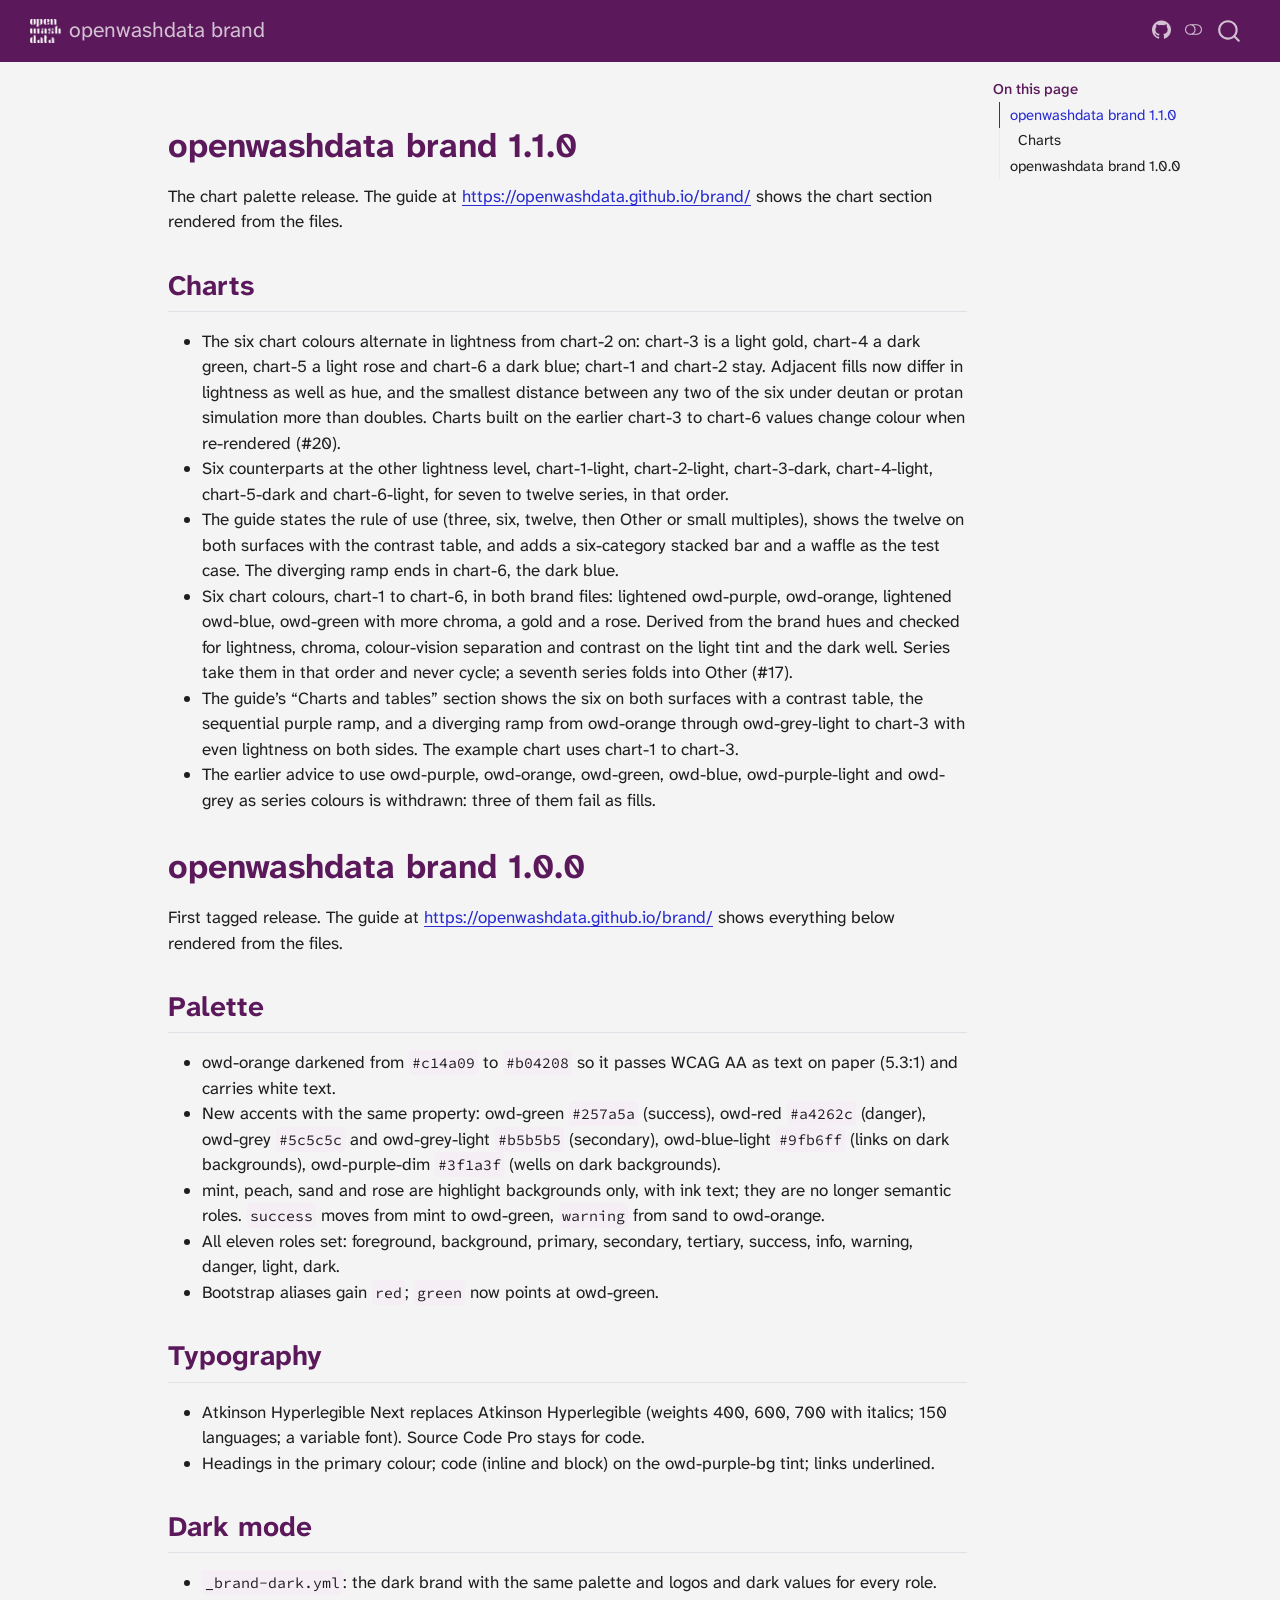
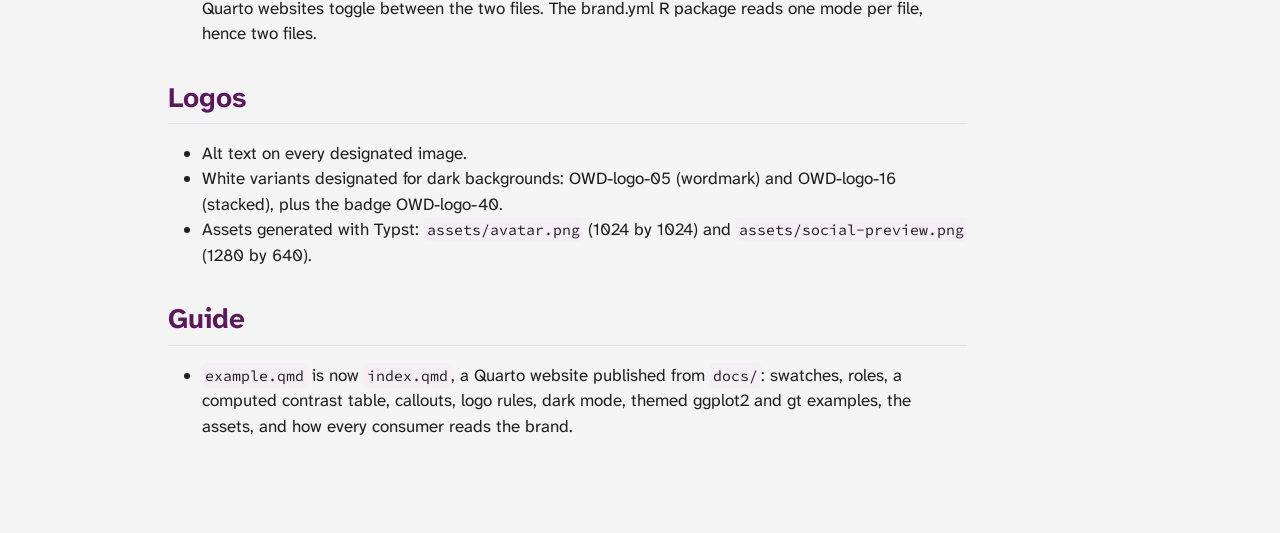
<file: docs/NEWS.html>
<!DOCTYPE html>
<html xmlns="http://www.w3.org/1999/xhtml" lang="en" xml:lang="en"><head>

<meta charset="utf-8">
<meta name="generator" content="quarto-1.9.38">

<meta name="viewport" content="width=device-width, initial-scale=1.0, user-scalable=yes">


<title>news – openwashdata brand</title>
<style>
/* Default styles provided by pandoc.
** See https://pandoc.org/MANUAL.html#variables-for-html for config info.
*/
code{white-space: pre-wrap;}
span.smallcaps{font-variant: small-caps;}
div.columns{display: flex; gap: min(4vw, 1.5em);}
div.column{flex: auto; overflow-x: auto;}
div.hanging-indent{margin-left: 1.5em; text-indent: -1.5em;}
ul.task-list{list-style: none;}
ul.task-list li input[type="checkbox"] {
  width: 0.8em;
  margin: 0 0.8em 0.2em -1em; /* quarto-specific, see https://github.com/quarto-dev/quarto-cli/issues/4556 */ 
  vertical-align: middle;
}
</style>


<script src="site_libs/quarto-nav/quarto-nav.js"></script>
<script src="site_libs/quarto-nav/headroom.min.js"></script>
<script src="site_libs/clipboard/clipboard.min.js"></script>
<script src="site_libs/quarto-search/autocomplete.umd.js"></script>
<script src="site_libs/quarto-search/fuse.min.js"></script>
<script src="site_libs/quarto-search/quarto-search.js"></script>
<meta name="quarto:offset" content="./">
<link href="./logos/OWD-logo-18.png" rel="icon" type="image/png">
<script src="site_libs/quarto-html/quarto.js" type="module"></script>
<script src="site_libs/quarto-html/tabsets/tabsets.js" type="module"></script>
<script src="site_libs/quarto-html/popper.min.js"></script>
<script src="site_libs/quarto-html/tippy.umd.min.js"></script>
<script src="site_libs/quarto-html/anchor.min.js"></script>
<link href="site_libs/quarto-html/tippy.css" rel="stylesheet">
<link href="site_libs/quarto-html/quarto-syntax-highlighting-394ead12451981d31e5928c23125edf0.css" rel="stylesheet" class="quarto-color-scheme" id="quarto-text-highlighting-styles">
<link href="site_libs/quarto-html/quarto-syntax-highlighting-dark-446fb54370a7a8a17a7083c01ae5dd9f.css" rel="stylesheet" class="quarto-color-scheme quarto-color-alternate" id="quarto-text-highlighting-styles">
<link href="site_libs/quarto-html/quarto-syntax-highlighting-394ead12451981d31e5928c23125edf0.css" rel="stylesheet" class="quarto-color-scheme-extra" id="quarto-text-highlighting-styles">
<script src="site_libs/bootstrap/bootstrap.min.js"></script>
<link href="site_libs/bootstrap/bootstrap-icons.css" rel="stylesheet">
<link href="site_libs/bootstrap/bootstrap-1421d5bfaa619903ce3cca557a04f577.min.css" rel="stylesheet" append-hash="true" class="quarto-color-scheme" id="quarto-bootstrap" data-mode="light">
<link href="site_libs/bootstrap/bootstrap-dark-ed71d2114006951a23a260db20a9c2ca.min.css" rel="stylesheet" append-hash="true" class="quarto-color-scheme quarto-color-alternate" id="quarto-bootstrap" data-mode="dark">
<link href="site_libs/bootstrap/bootstrap-1421d5bfaa619903ce3cca557a04f577.min.css" rel="stylesheet" append-hash="true" class="quarto-color-scheme-extra" id="quarto-bootstrap" data-mode="light">
<script id="quarto-search-options" type="application/json">{
  "location": "navbar",
  "copy-button": false,
  "collapse-after": 3,
  "panel-placement": "end",
  "type": "overlay",
  "limit": 50,
  "keyboard-shortcut": [
    "f",
    "/",
    "s"
  ],
  "show-item-context": false,
  "language": {
    "search-no-results-text": "No results",
    "search-matching-documents-text": "matching documents",
    "search-copy-link-title": "Copy link to search",
    "search-hide-matches-text": "Hide additional matches",
    "search-more-match-text": "more match in this document",
    "search-more-matches-text": "more matches in this document",
    "search-clear-button-title": "Clear",
    "search-text-placeholder": "",
    "search-detached-cancel-button-title": "Cancel",
    "search-submit-button-title": "Submit",
    "search-label": "Search"
  }
}</script>


</head>

<body class="nav-fixed quarto-light"><script id="quarto-html-before-body" type="application/javascript">
    const toggleBodyColorMode = (bsSheetEl) => {
      const mode = bsSheetEl.getAttribute("data-mode");
      const bodyEl = window.document.querySelector("body");
      if (mode === "dark") {
        bodyEl.classList.add("quarto-dark");
        bodyEl.classList.remove("quarto-light");
      } else {
        bodyEl.classList.add("quarto-light");
        bodyEl.classList.remove("quarto-dark");
      }
    }
    const toggleBodyColorPrimary = () => {
      const bsSheetEl = window.document.querySelector("link#quarto-bootstrap:not([rel=disabled-stylesheet])");
      if (bsSheetEl) {
        toggleBodyColorMode(bsSheetEl);
      }
    }
    const setColorSchemeToggle = (alternate) => {
      const toggles = window.document.querySelectorAll('.quarto-color-scheme-toggle');
      for (let i=0; i < toggles.length; i++) {
        const toggle = toggles[i];
        if (toggle) {
          if (alternate) {
            toggle.classList.add("alternate");
          } else {
            toggle.classList.remove("alternate");
          }
        }
      }
    };
    const toggleColorMode = (alternate) => {
      // Switch the stylesheets
      const primaryStylesheets = window.document.querySelectorAll('link.quarto-color-scheme:not(.quarto-color-alternate)');
      const alternateStylesheets = window.document.querySelectorAll('link.quarto-color-scheme.quarto-color-alternate');
      manageTransitions('#quarto-margin-sidebar .nav-link', false);
      if (alternate) {
        // note: dark is layered on light, we don't disable primary!
        enableStylesheet(alternateStylesheets);
        for (const sheetNode of alternateStylesheets) {
          if (sheetNode.id === "quarto-bootstrap") {
            toggleBodyColorMode(sheetNode);
          }
        }
      } else {
        disableStylesheet(alternateStylesheets);
        enableStylesheet(primaryStylesheets)
        toggleBodyColorPrimary();
      }
      manageTransitions('#quarto-margin-sidebar .nav-link', true);
      // Switch the toggles
      setColorSchemeToggle(alternate)
      // Hack to workaround the fact that safari doesn't
      // properly recolor the scrollbar when toggling (#1455)
      if (navigator.userAgent.indexOf('Safari') > 0 && navigator.userAgent.indexOf('Chrome') == -1) {
        manageTransitions("body", false);
        window.scrollTo(0, 1);
        setTimeout(() => {
          window.scrollTo(0, 0);
          manageTransitions("body", true);
        }, 40);
      }
    }
    const disableStylesheet = (stylesheets) => {
      for (let i=0; i < stylesheets.length; i++) {
        const stylesheet = stylesheets[i];
        stylesheet.rel = 'disabled-stylesheet';
      }
    }
    const enableStylesheet = (stylesheets) => {
      for (let i=0; i < stylesheets.length; i++) {
        const stylesheet = stylesheets[i];
        if(stylesheet.rel !== 'stylesheet') { // for Chrome, which will still FOUC without this check
          stylesheet.rel = 'stylesheet';
        }
      }
    }
    const manageTransitions = (selector, allowTransitions) => {
      const els = window.document.querySelectorAll(selector);
      for (let i=0; i < els.length; i++) {
        const el = els[i];
        if (allowTransitions) {
          el.classList.remove('notransition');
        } else {
          el.classList.add('notransition');
        }
      }
    }
    const isFileUrl = () => {
      return window.location.protocol === 'file:';
    }
    const hasAlternateSentinel = () => {
      let styleSentinel = getColorSchemeSentinel();
      if (styleSentinel !== null) {
        return styleSentinel === "alternate";
      } else {
        return false;
      }
    }
    const setStyleSentinel = (alternate) => {
      const value = alternate ? "alternate" : "default";
      if (!isFileUrl()) {
        window.localStorage.setItem("quarto-color-scheme", value);
      } else {
        localAlternateSentinel = value;
      }
    }
    const getColorSchemeSentinel = () => {
      if (!isFileUrl()) {
        const storageValue = window.localStorage.getItem("quarto-color-scheme");
        return storageValue != null ? storageValue : localAlternateSentinel;
      } else {
        return localAlternateSentinel;
      }
    }
    const toggleGiscusIfUsed = (isAlternate, darkModeDefault) => {
      const baseTheme = document.querySelector('#giscus-base-theme')?.value ?? 'light';
      const alternateTheme = document.querySelector('#giscus-alt-theme')?.value ?? 'dark';
      let newTheme = '';
      if(authorPrefersDark) {
        newTheme = isAlternate ? baseTheme : alternateTheme;
      } else {
        newTheme = isAlternate ? alternateTheme : baseTheme;
      }
      const changeGiscusTheme = () => {
        // From: https://github.com/giscus/giscus/issues/336
        const sendMessage = (message) => {
          const iframe = document.querySelector('iframe.giscus-frame');
          if (!iframe) return;
          iframe.contentWindow.postMessage({ giscus: message }, 'https://giscus.app');
        }
        sendMessage({
          setConfig: {
            theme: newTheme
          }
        });
      }
      const isGiscussLoaded = window.document.querySelector('iframe.giscus-frame') !== null;
      if (isGiscussLoaded) {
        changeGiscusTheme();
      }
    };
    const authorPrefersDark = false;
    const darkModeDefault = authorPrefersDark;
      document.querySelector('link#quarto-text-highlighting-styles.quarto-color-scheme-extra').rel = 'disabled-stylesheet';
      document.querySelector('link#quarto-bootstrap.quarto-color-scheme-extra').rel = 'disabled-stylesheet';
    let localAlternateSentinel = darkModeDefault ? 'alternate' : 'default';
    // Dark / light mode switch
    window.quartoToggleColorScheme = () => {
      // Read the current dark / light value
      let toAlternate = !hasAlternateSentinel();
      toggleColorMode(toAlternate);
      setStyleSentinel(toAlternate);
      toggleGiscusIfUsed(toAlternate, darkModeDefault);
      window.dispatchEvent(new Event('resize'));
    };
    // Switch to dark mode if need be
    if (hasAlternateSentinel()) {
      toggleColorMode(true);
    } else {
      toggleColorMode(false);
    }
  </script>

<div id="quarto-search-results"></div>
  <header id="quarto-header" class="headroom fixed-top">
    <nav class="navbar navbar-expand-lg " data-bs-theme="dark">
      <div class="navbar-container container-fluid">
      <div class="navbar-brand-container mx-auto">
    <a href="./index.html" class="navbar-brand navbar-brand-logo">
    <img src="./logos/OWD-logo-16.png" alt="openwashdata" class="navbar-logo light-content">
    <img src="./logos/OWD-logo-16.png" alt="openwashdata" class="navbar-logo dark-content">
    </a>
    <a class="navbar-brand" href="./index.html">
    <span class="navbar-title">openwashdata brand</span>
    </a>
  </div>
            <div id="quarto-search" class="" title="Search"></div>
          <button class="navbar-toggler" type="button" data-bs-toggle="collapse" data-bs-target="#navbarCollapse" aria-controls="navbarCollapse" role="menu" aria-expanded="false" aria-label="Toggle navigation" onclick="if (window.quartoToggleHeadroom) { window.quartoToggleHeadroom(); }">
  <span class="navbar-toggler-icon"></span>
</button>
          <div class="collapse navbar-collapse" id="navbarCollapse">
            <ul class="navbar-nav navbar-nav-scroll ms-auto">
  <li class="nav-item compact">
    <a class="nav-link" href="https://github.com/openwashdata/brand"> <i class="bi bi-github" role="img" aria-label="GitHub repository">
</i> 
<span class="menu-text"></span></a>
  </li>  
</ul>
          </div> <!-- /navcollapse -->
            <div class="quarto-navbar-tools">
  <a href="" class="quarto-color-scheme-toggle quarto-navigation-tool  px-1" onclick="window.quartoToggleColorScheme(); return false;" title="Toggle dark mode"><i class="bi"></i></a>
</div>
      </div> <!-- /container-fluid -->
    </nav>
</header>
<!-- content -->
<div id="quarto-content" class="quarto-container page-columns page-rows-contents page-layout-article page-navbar">
<!-- sidebar -->
<!-- margin-sidebar -->
    <div id="quarto-margin-sidebar" class="sidebar margin-sidebar">
        <nav id="TOC" role="doc-toc" class="toc-active">
    <h2 id="toc-title">On this page</h2>
   
  <ul class="collapse">
  <li><a href="#openwashdata-brand-1.1.0" id="toc-openwashdata-brand-1.1.0" class="nav-link active" data-scroll-target="#openwashdata-brand-1.1.0">openwashdata brand 1.1.0</a>
  <ul class="collapse">
  <li><a href="#charts" id="toc-charts" class="nav-link" data-scroll-target="#charts">Charts</a></li>
  </ul></li>
  <li><a href="#openwashdata-brand-1.0.0" id="toc-openwashdata-brand-1.0.0" class="nav-link" data-scroll-target="#openwashdata-brand-1.0.0">openwashdata brand 1.0.0</a>
  <ul class="collapse">
  <li><a href="#palette" id="toc-palette" class="nav-link" data-scroll-target="#palette">Palette</a></li>
  <li><a href="#typography" id="toc-typography" class="nav-link" data-scroll-target="#typography">Typography</a></li>
  <li><a href="#dark-mode" id="toc-dark-mode" class="nav-link" data-scroll-target="#dark-mode">Dark mode</a></li>
  <li><a href="#logos" id="toc-logos" class="nav-link" data-scroll-target="#logos">Logos</a></li>
  <li><a href="#guide" id="toc-guide" class="nav-link" data-scroll-target="#guide">Guide</a></li>
  </ul></li>
  </ul>
</nav>
    </div>
<!-- main -->
<main class="content" id="quarto-document-content"><header id="title-block-header" class="quarto-title-block"></header>





<section id="openwashdata-brand-1.1.0" class="level1">
<h1>openwashdata brand 1.1.0</h1>
<p>The chart palette release. The guide at <a href="https://openwashdata.github.io/brand/" class="uri">https://openwashdata.github.io/brand/</a> shows the chart section rendered from the files.</p>
<section id="charts" class="level2">
<h2 class="anchored" data-anchor-id="charts">Charts</h2>
<ul>
<li>The six chart colours alternate in lightness from chart-2 on: chart-3 is a light gold, chart-4 a dark green, chart-5 a light rose and chart-6 a dark blue; chart-1 and chart-2 stay. Adjacent fills now differ in lightness as well as hue, and the smallest distance between any two of the six under deutan or protan simulation more than doubles. Charts built on the earlier chart-3 to chart-6 values change colour when re-rendered (#20).</li>
<li>Six counterparts at the other lightness level, chart-1-light, chart-2-light, chart-3-dark, chart-4-light, chart-5-dark and chart-6-light, for seven to twelve series, in that order.</li>
<li>The guide states the rule of use (three, six, twelve, then Other or small multiples), shows the twelve on both surfaces with the contrast table, and adds a six-category stacked bar and a waffle as the test case. The diverging ramp ends in chart-6, the dark blue.</li>
<li>Six chart colours, chart-1 to chart-6, in both brand files: lightened owd-purple, owd-orange, lightened owd-blue, owd-green with more chroma, a gold and a rose. Derived from the brand hues and checked for lightness, chroma, colour-vision separation and contrast on the light tint and the dark well. Series take them in that order and never cycle; a seventh series folds into Other (#17).</li>
<li>The guide’s “Charts and tables” section shows the six on both surfaces with a contrast table, the sequential purple ramp, and a diverging ramp from owd-orange through owd-grey-light to chart-3 with even lightness on both sides. The example chart uses chart-1 to chart-3.</li>
<li>The earlier advice to use owd-purple, owd-orange, owd-green, owd-blue, owd-purple-light and owd-grey as series colours is withdrawn: three of them fail as fills.</li>
</ul>
</section>
</section>
<section id="openwashdata-brand-1.0.0" class="level1">
<h1>openwashdata brand 1.0.0</h1>
<p>First tagged release. The guide at <a href="https://openwashdata.github.io/brand/" class="uri">https://openwashdata.github.io/brand/</a> shows everything below rendered from the files.</p>
<section id="palette" class="level2">
<h2 class="anchored" data-anchor-id="palette">Palette</h2>
<ul>
<li>owd-orange darkened from <code>#c14a09</code> to <code>#b04208</code> so it passes WCAG AA as text on paper (5.3:1) and carries white text.</li>
<li>New accents with the same property: owd-green <code>#257a5a</code> (success), owd-red <code>#a4262c</code> (danger), owd-grey <code>#5c5c5c</code> and owd-grey-light <code>#b5b5b5</code> (secondary), owd-blue-light <code>#9fb6ff</code> (links on dark backgrounds), owd-purple-dim <code>#3f1a3f</code> (wells on dark backgrounds).</li>
<li>mint, peach, sand and rose are highlight backgrounds only, with ink text; they are no longer semantic roles. <code>success</code> moves from mint to owd-green, <code>warning</code> from sand to owd-orange.</li>
<li>All eleven roles set: foreground, background, primary, secondary, tertiary, success, info, warning, danger, light, dark.</li>
<li>Bootstrap aliases gain <code>red</code>; <code>green</code> now points at owd-green.</li>
</ul>
</section>
<section id="typography" class="level2">
<h2 class="anchored" data-anchor-id="typography">Typography</h2>
<ul>
<li>Atkinson Hyperlegible Next replaces Atkinson Hyperlegible (weights 400, 600, 700 with italics; 150 languages; a variable font). Source Code Pro stays for code.</li>
<li>Headings in the primary colour; code (inline and block) on the owd-purple-bg tint; links underlined.</li>
</ul>
</section>
<section id="dark-mode" class="level2">
<h2 class="anchored" data-anchor-id="dark-mode">Dark mode</h2>
<ul>
<li><code>_brand-dark.yml</code>: the dark brand with the same palette and logos and dark values for every role. Quarto websites toggle between the two files. The brand.yml R package reads one mode per file, hence two files.</li>
</ul>
</section>
<section id="logos" class="level2">
<h2 class="anchored" data-anchor-id="logos">Logos</h2>
<ul>
<li>Alt text on every designated image.</li>
<li>White variants designated for dark backgrounds: OWD-logo-05 (wordmark) and OWD-logo-16 (stacked), plus the badge OWD-logo-40.</li>
<li>Assets generated with Typst: <code>assets/avatar.png</code> (1024 by 1024) and <code>assets/social-preview.png</code> (1280 by 640).</li>
</ul>
</section>
<section id="guide" class="level2">
<h2 class="anchored" data-anchor-id="guide">Guide</h2>
<ul>
<li><code>example.qmd</code> is now <code>index.qmd</code>, a Quarto website published from <code>docs/</code>: swatches, roles, a computed contrast table, callouts, logo rules, dark mode, themed ggplot2 and gt examples, the assets, and how every consumer reads the brand.</li>
</ul>


</section>
</section>

</main> <!-- /main -->
<script id="quarto-html-after-body" type="application/javascript">
  window.document.addEventListener("DOMContentLoaded", function (event) {
    // Ensure there is a toggle, if there isn't float one in the top right
    if (window.document.querySelector('.quarto-color-scheme-toggle') === null) {
      const a = window.document.createElement('a');
      a.classList.add('top-right');
      a.classList.add('quarto-color-scheme-toggle');
      a.href = "";
      a.onclick = function() { try { window.quartoToggleColorScheme(); } catch {} return false; };
      const i = window.document.createElement("i");
      i.classList.add('bi');
      a.appendChild(i);
      window.document.body.appendChild(a);
    }
    setColorSchemeToggle(hasAlternateSentinel())
    const icon = "";
    const anchorJS = new window.AnchorJS();
    anchorJS.options = {
      placement: 'right',
      icon: icon
    };
    anchorJS.add('.anchored');
    const isCodeAnnotation = (el) => {
      for (const clz of el.classList) {
        if (clz.startsWith('code-annotation-')) {                     
          return true;
        }
      }
      return false;
    }
    const onCopySuccess = function(e) {
      // button target
      const button = e.trigger;
      // don't keep focus
      button.blur();
      // flash "checked"
      button.classList.add('code-copy-button-checked');
      var currentTitle = button.getAttribute("title");
      button.setAttribute("title", "Copied!");
      let tooltip;
      if (window.bootstrap) {
        button.setAttribute("data-bs-toggle", "tooltip");
        button.setAttribute("data-bs-placement", "left");
        button.setAttribute("data-bs-title", "Copied!");
        tooltip = new bootstrap.Tooltip(button, 
          { trigger: "manual", 
            customClass: "code-copy-button-tooltip",
            offset: [0, -8]});
        tooltip.show();    
      }
      setTimeout(function() {
        if (tooltip) {
          tooltip.hide();
          button.removeAttribute("data-bs-title");
          button.removeAttribute("data-bs-toggle");
          button.removeAttribute("data-bs-placement");
        }
        button.setAttribute("title", currentTitle);
        button.classList.remove('code-copy-button-checked');
      }, 1000);
      // clear code selection
      e.clearSelection();
    }
    const getTextToCopy = function(trigger) {
      const outerScaffold = trigger.parentElement.cloneNode(true);
      const codeEl = outerScaffold.querySelector('code');
      for (const childEl of codeEl.children) {
        if (isCodeAnnotation(childEl)) {
          childEl.remove();
        }
      }
      return codeEl.innerText;
    }
    const clipboard = new window.ClipboardJS('.code-copy-button:not([data-in-quarto-modal])', {
      text: getTextToCopy
    });
    clipboard.on('success', onCopySuccess);
    if (window.document.getElementById('quarto-embedded-source-code-modal')) {
      const clipboardModal = new window.ClipboardJS('.code-copy-button[data-in-quarto-modal]', {
        text: getTextToCopy,
        container: window.document.getElementById('quarto-embedded-source-code-modal')
      });
      clipboardModal.on('success', onCopySuccess);
    }
      var localhostRegex = new RegExp(/^(?:http|https):\/\/localhost\:?[0-9]*\//);
      var mailtoRegex = new RegExp(/^mailto:/);
        var filterRegex = new RegExp("https:\/\/openwashdata\.github\.io\/brand\/");
      var isInternal = (href) => {
          return filterRegex.test(href) || localhostRegex.test(href) || mailtoRegex.test(href);
      }
      // Inspect non-navigation links and adorn them if external
     var links = window.document.querySelectorAll('a[href]:not(.nav-link):not(.navbar-brand):not(.toc-action):not(.sidebar-link):not(.sidebar-item-toggle):not(.pagination-link):not(.no-external):not([aria-hidden]):not(.dropdown-item):not(.quarto-navigation-tool):not(.about-link)');
      for (var i=0; i<links.length; i++) {
        const link = links[i];
        if (!isInternal(link.href)) {
          // undo the damage that might have been done by quarto-nav.js in the case of
          // links that we want to consider external
          if (link.dataset.originalHref !== undefined) {
            link.href = link.dataset.originalHref;
          }
        }
      }
    function tippyHover(el, contentFn, onTriggerFn, onUntriggerFn) {
      const config = {
        allowHTML: true,
        maxWidth: 500,
        delay: 100,
        arrow: false,
        appendTo: function(el) {
            return el.parentElement;
        },
        interactive: true,
        interactiveBorder: 10,
        theme: 'quarto',
        placement: 'bottom-start',
      };
      if (contentFn) {
        config.content = contentFn;
      }
      if (onTriggerFn) {
        config.onTrigger = onTriggerFn;
      }
      if (onUntriggerFn) {
        config.onUntrigger = onUntriggerFn;
      }
      window.tippy(el, config); 
    }
    const noterefs = window.document.querySelectorAll('a[role="doc-noteref"]');
    for (var i=0; i<noterefs.length; i++) {
      const ref = noterefs[i];
      tippyHover(ref, function() {
        // use id or data attribute instead here
        let href = ref.getAttribute('data-footnote-href') || ref.getAttribute('href');
        try { href = new URL(href).hash; } catch {}
        const id = href.replace(/^#\/?/, "");
        const note = window.document.getElementById(id);
        if (note) {
          return note.innerHTML;
        } else {
          return "";
        }
      });
    }
    const xrefs = window.document.querySelectorAll('a.quarto-xref');
    const processXRef = (id, note) => {
      // Strip column container classes
      const stripColumnClz = (el) => {
        el.classList.remove("page-full", "page-columns");
        if (el.children) {
          for (const child of el.children) {
            stripColumnClz(child);
          }
        }
      }
      stripColumnClz(note)
      if (id === null || id.startsWith('sec-')) {
        // Special case sections, only their first couple elements
        const container = document.createElement("div");
        if (note.children && note.children.length > 2) {
          container.appendChild(note.children[0].cloneNode(true));
          for (let i = 1; i < note.children.length; i++) {
            const child = note.children[i];
            if (child.tagName === "P" && child.innerText === "") {
              continue;
            } else {
              container.appendChild(child.cloneNode(true));
              break;
            }
          }
          if (window.Quarto?.typesetMath) {
            window.Quarto.typesetMath(container);
          }
          return container.innerHTML
        } else {
          if (window.Quarto?.typesetMath) {
            window.Quarto.typesetMath(note);
          }
          return note.innerHTML;
        }
      } else {
        // Remove any anchor links if they are present
        const anchorLink = note.querySelector('a.anchorjs-link');
        if (anchorLink) {
          anchorLink.remove();
        }
        if (window.Quarto?.typesetMath) {
          window.Quarto.typesetMath(note);
        }
        if (note.classList.contains("callout")) {
          return note.outerHTML;
        } else {
          return note.innerHTML;
        }
      }
    }
    for (var i=0; i<xrefs.length; i++) {
      const xref = xrefs[i];
      tippyHover(xref, undefined, function(instance) {
        instance.disable();
        let url = xref.getAttribute('href');
        let hash = undefined; 
        if (url.startsWith('#')) {
          hash = url;
        } else {
          try { hash = new URL(url).hash; } catch {}
        }
        if (hash) {
          const id = hash.replace(/^#\/?/, "");
          const note = window.document.getElementById(id);
          if (note !== null) {
            try {
              const html = processXRef(id, note.cloneNode(true));
              instance.setContent(html);
            } finally {
              instance.enable();
              instance.show();
            }
          } else {
            // See if we can fetch this
            fetch(url.split('#')[0])
            .then(res => res.text())
            .then(html => {
              const parser = new DOMParser();
              const htmlDoc = parser.parseFromString(html, "text/html");
              const note = htmlDoc.getElementById(id);
              if (note !== null) {
                const html = processXRef(id, note);
                instance.setContent(html);
              } 
            }).finally(() => {
              instance.enable();
              instance.show();
            });
          }
        } else {
          // See if we can fetch a full url (with no hash to target)
          // This is a special case and we should probably do some content thinning / targeting
          fetch(url)
          .then(res => res.text())
          .then(html => {
            const parser = new DOMParser();
            const htmlDoc = parser.parseFromString(html, "text/html");
            const note = htmlDoc.querySelector('main.content');
            if (note !== null) {
              // This should only happen for chapter cross references
              // (since there is no id in the URL)
              // remove the first header
              if (note.children.length > 0 && note.children[0].tagName === "HEADER") {
                note.children[0].remove();
              }
              const html = processXRef(null, note);
              instance.setContent(html);
            } 
          }).finally(() => {
            instance.enable();
            instance.show();
          });
        }
      }, function(instance) {
      });
    }
        let selectedAnnoteEl;
        const selectorForAnnotation = ( cell, annotation) => {
          let cellAttr = 'data-code-cell="' + cell + '"';
          let lineAttr = 'data-code-annotation="' +  annotation + '"';
          const selector = 'span[' + cellAttr + '][' + lineAttr + ']';
          return selector;
        }
        const selectCodeLines = (annoteEl) => {
          const doc = window.document;
          const targetCell = annoteEl.getAttribute("data-target-cell");
          const targetAnnotation = annoteEl.getAttribute("data-target-annotation");
          const annoteSpan = window.document.querySelector(selectorForAnnotation(targetCell, targetAnnotation));
          const lines = annoteSpan.getAttribute("data-code-lines").split(",");
          const lineIds = lines.map((line) => {
            return targetCell + "-" + line;
          })
          let top = null;
          let height = null;
          let parent = null;
          if (lineIds.length > 0) {
              //compute the position of the single el (top and bottom and make a div)
              const el = window.document.getElementById(lineIds[0]);
              top = el.offsetTop;
              height = el.offsetHeight;
              parent = el.parentElement.parentElement;
            if (lineIds.length > 1) {
              const lastEl = window.document.getElementById(lineIds[lineIds.length - 1]);
              const bottom = lastEl.offsetTop + lastEl.offsetHeight;
              height = bottom - top;
            }
            if (top !== null && height !== null && parent !== null) {
              // cook up a div (if necessary) and position it 
              let div = window.document.getElementById("code-annotation-line-highlight");
              if (div === null) {
                div = window.document.createElement("div");
                div.setAttribute("id", "code-annotation-line-highlight");
                div.style.position = 'absolute';
                parent.appendChild(div);
              }
              div.style.top = top - 2 + "px";
              div.style.height = height + 4 + "px";
              div.style.left = 0;
              let gutterDiv = window.document.getElementById("code-annotation-line-highlight-gutter");
              if (gutterDiv === null) {
                gutterDiv = window.document.createElement("div");
                gutterDiv.setAttribute("id", "code-annotation-line-highlight-gutter");
                gutterDiv.style.position = 'absolute';
                const codeCell = window.document.getElementById(targetCell);
                const gutter = codeCell.querySelector('.code-annotation-gutter');
                gutter.appendChild(gutterDiv);
              }
              gutterDiv.style.top = top - 2 + "px";
              gutterDiv.style.height = height + 4 + "px";
            }
            selectedAnnoteEl = annoteEl;
          }
        };
        const unselectCodeLines = () => {
          const elementsIds = ["code-annotation-line-highlight", "code-annotation-line-highlight-gutter"];
          elementsIds.forEach((elId) => {
            const div = window.document.getElementById(elId);
            if (div) {
              div.remove();
            }
          });
          selectedAnnoteEl = undefined;
        };
          // Handle positioning of the toggle
      window.addEventListener(
        "resize",
        throttle(() => {
          elRect = undefined;
          if (selectedAnnoteEl) {
            selectCodeLines(selectedAnnoteEl);
          }
        }, 10)
      );
      function throttle(fn, ms) {
      let throttle = false;
      let timer;
        return (...args) => {
          if(!throttle) { // first call gets through
              fn.apply(this, args);
              throttle = true;
          } else { // all the others get throttled
              if(timer) clearTimeout(timer); // cancel #2
              timer = setTimeout(() => {
                fn.apply(this, args);
                timer = throttle = false;
              }, ms);
          }
        };
      }
        // Attach click handler to the DT
        const annoteDls = window.document.querySelectorAll('dt[data-target-cell]');
        for (const annoteDlNode of annoteDls) {
          annoteDlNode.addEventListener('click', (event) => {
            const clickedEl = event.target;
            if (clickedEl !== selectedAnnoteEl) {
              unselectCodeLines();
              const activeEl = window.document.querySelector('dt[data-target-cell].code-annotation-active');
              if (activeEl) {
                activeEl.classList.remove('code-annotation-active');
              }
              selectCodeLines(clickedEl);
              clickedEl.classList.add('code-annotation-active');
            } else {
              // Unselect the line
              unselectCodeLines();
              clickedEl.classList.remove('code-annotation-active');
            }
          });
        }
    const findCites = (el) => {
      const parentEl = el.parentElement;
      if (parentEl) {
        const cites = parentEl.dataset.cites;
        if (cites) {
          return {
            el,
            cites: cites.split(' ')
          };
        } else {
          return findCites(el.parentElement)
        }
      } else {
        return undefined;
      }
    };
    var bibliorefs = window.document.querySelectorAll('a[role="doc-biblioref"]');
    for (var i=0; i<bibliorefs.length; i++) {
      const ref = bibliorefs[i];
      const citeInfo = findCites(ref);
      if (citeInfo) {
        tippyHover(citeInfo.el, function() {
          var popup = window.document.createElement('div');
          citeInfo.cites.forEach(function(cite) {
            var citeDiv = window.document.createElement('div');
            citeDiv.classList.add('hanging-indent');
            citeDiv.classList.add('csl-entry');
            var biblioDiv = window.document.getElementById('ref-' + cite);
            if (biblioDiv) {
              citeDiv.innerHTML = biblioDiv.innerHTML;
            }
            popup.appendChild(citeDiv);
          });
          return popup.innerHTML;
        });
      }
    }
  });
  </script>
</div> <!-- /content -->




</body></html>
</file>
<file: docs/site_libs/quarto-html/tippy.css>
.tippy-box[data-animation=fade][data-state=hidden]{opacity:0}[data-tippy-root]{max-width:calc(100vw - 10px)}.tippy-box{position:relative;background-color:#333;color:#fff;border-radius:4px;font-size:14px;line-height:1.4;white-space:normal;outline:0;transition-property:transform,visibility,opacity}.tippy-box[data-placement^=top]>.tippy-arrow{bottom:0}.tippy-box[data-placement^=top]>.tippy-arrow:before{bottom:-7px;left:0;border-width:8px 8px 0;border-top-color:initial;transform-origin:center top}.tippy-box[data-placement^=bottom]>.tippy-arrow{top:0}.tippy-box[data-placement^=bottom]>.tippy-arrow:before{top:-7px;left:0;border-width:0 8px 8px;border-bottom-color:initial;transform-origin:center bottom}.tippy-box[data-placement^=left]>.tippy-arrow{right:0}.tippy-box[data-placement^=left]>.tippy-arrow:before{border-width:8px 0 8px 8px;border-left-color:initial;right:-7px;transform-origin:center left}.tippy-box[data-placement^=right]>.tippy-arrow{left:0}.tippy-box[data-placement^=right]>.tippy-arrow:before{left:-7px;border-width:8px 8px 8px 0;border-right-color:initial;transform-origin:center right}.tippy-box[data-inertia][data-state=visible]{transition-timing-function:cubic-bezier(.54,1.5,.38,1.11)}.tippy-arrow{width:16px;height:16px;color:#333}.tippy-arrow:before{content:"";position:absolute;border-color:transparent;border-style:solid}.tippy-content{position:relative;padding:5px 9px;z-index:1}
</file>
<file: docs/site_libs/quarto-html/quarto-syntax-highlighting-394ead12451981d31e5928c23125edf0.css>
/* quarto syntax highlight colors */
:root {
  --quarto-hl-ot-color: #003B4F;
  --quarto-hl-at-color: #657422;
  --quarto-hl-ss-color: #20794D;
  --quarto-hl-an-color: #5E5E5E;
  --quarto-hl-fu-color: #4758AB;
  --quarto-hl-st-color: #20794D;
  --quarto-hl-cf-color: #003B4F;
  --quarto-hl-op-color: #5E5E5E;
  --quarto-hl-er-color: #AD0000;
  --quarto-hl-bn-color: #AD0000;
  --quarto-hl-al-color: #AD0000;
  --quarto-hl-va-color: #111111;
  --quarto-hl-bu-color: inherit;
  --quarto-hl-ex-color: inherit;
  --quarto-hl-pp-color: #AD0000;
  --quarto-hl-in-color: #5E5E5E;
  --quarto-hl-vs-color: #20794D;
  --quarto-hl-wa-color: #5E5E5E;
  --quarto-hl-do-color: #5E5E5E;
  --quarto-hl-im-color: #00769E;
  --quarto-hl-ch-color: #20794D;
  --quarto-hl-dt-color: #AD0000;
  --quarto-hl-fl-color: #AD0000;
  --quarto-hl-co-color: #5E5E5E;
  --quarto-hl-cv-color: #5E5E5E;
  --quarto-hl-cn-color: #8f5902;
  --quarto-hl-sc-color: #5E5E5E;
  --quarto-hl-dv-color: #AD0000;
  --quarto-hl-kw-color: #003B4F;
}

/* other quarto variables */
:root {
  --quarto-font-monospace: Source Code Pro;
}

/* syntax highlight based on Pandoc's rules */
pre > code.sourceCode > span {
  color: #003B4F;
}

code.sourceCode > span {
  color: #003B4F;
}

div.sourceCode,
div.sourceCode pre.sourceCode {
  color: #003B4F;
}

/* Normal */
code span {
  color: #003B4F;
}

/* Alert */
code span.al {
  color: #AD0000;
  font-style: inherit;
}

/* Annotation */
code span.an {
  color: #5E5E5E;
  font-style: inherit;
}

/* Attribute */
code span.at {
  color: #657422;
  font-style: inherit;
}

/* BaseN */
code span.bn {
  color: #AD0000;
  font-style: inherit;
}

/* BuiltIn */
code span.bu {
  font-style: inherit;
}

/* ControlFlow */
code span.cf {
  color: #003B4F;
  font-weight: bold;
  font-style: inherit;
}

/* Char */
code span.ch {
  color: #20794D;
  font-style: inherit;
}

/* Constant */
code span.cn {
  color: #8f5902;
  font-style: inherit;
}

/* Comment */
code span.co {
  color: #5E5E5E;
  font-style: inherit;
}

/* CommentVar */
code span.cv {
  color: #5E5E5E;
  font-style: italic;
}

/* Documentation */
code span.do {
  color: #5E5E5E;
  font-style: italic;
}

/* DataType */
code span.dt {
  color: #AD0000;
  font-style: inherit;
}

/* DecVal */
code span.dv {
  color: #AD0000;
  font-style: inherit;
}

/* Error */
code span.er {
  color: #AD0000;
  font-style: inherit;
}

/* Extension */
code span.ex {
  font-style: inherit;
}

/* Float */
code span.fl {
  color: #AD0000;
  font-style: inherit;
}

/* Function */
code span.fu {
  color: #4758AB;
  font-style: inherit;
}

/* Import */
code span.im {
  color: #00769E;
  font-style: inherit;
}

/* Information */
code span.in {
  color: #5E5E5E;
  font-style: inherit;
}

/* Keyword */
code span.kw {
  color: #003B4F;
  font-weight: bold;
  font-style: inherit;
}

/* Operator */
code span.op {
  color: #5E5E5E;
  font-style: inherit;
}

/* Other */
code span.ot {
  color: #003B4F;
  font-style: inherit;
}

/* Preprocessor */
code span.pp {
  color: #AD0000;
  font-style: inherit;
}

/* SpecialChar */
code span.sc {
  color: #5E5E5E;
  font-style: inherit;
}

/* SpecialString */
code span.ss {
  color: #20794D;
  font-style: inherit;
}

/* String */
code span.st {
  color: #20794D;
  font-style: inherit;
}

/* Variable */
code span.va {
  color: #111111;
  font-style: inherit;
}

/* VerbatimString */
code span.vs {
  color: #20794D;
  font-style: inherit;
}

/* Warning */
code span.wa {
  color: #5E5E5E;
  font-style: italic;
}

.prevent-inlining {
  content: "</";
}

/*# sourceMappingURL=438e5275e2b6ca14bd3bf493cccdad19.css.map */
</file>
<file: docs/site_libs/quarto-html/quarto-syntax-highlighting-dark-446fb54370a7a8a17a7083c01ae5dd9f.css>
/* quarto syntax highlight colors */
:root {
  --quarto-hl-al-color: #f07178;
  --quarto-hl-an-color: #d4d0ab;
  --quarto-hl-at-color: #00e0e0;
  --quarto-hl-bn-color: #d4d0ab;
  --quarto-hl-bu-color: #abe338;
  --quarto-hl-ch-color: #abe338;
  --quarto-hl-co-color: #f8f8f2;
  --quarto-hl-cv-color: #ffd700;
  --quarto-hl-cn-color: #ffd700;
  --quarto-hl-cf-color: #ffa07a;
  --quarto-hl-dt-color: #ffa07a;
  --quarto-hl-dv-color: #d4d0ab;
  --quarto-hl-do-color: #f8f8f2;
  --quarto-hl-er-color: #f07178;
  --quarto-hl-ex-color: #00e0e0;
  --quarto-hl-fl-color: #d4d0ab;
  --quarto-hl-fu-color: #ffa07a;
  --quarto-hl-im-color: #abe338;
  --quarto-hl-in-color: #d4d0ab;
  --quarto-hl-kw-color: #ffa07a;
  --quarto-hl-op-color: #ffa07a;
  --quarto-hl-ot-color: #00e0e0;
  --quarto-hl-pp-color: #dcc6e0;
  --quarto-hl-re-color: #00e0e0;
  --quarto-hl-sc-color: #abe338;
  --quarto-hl-ss-color: #abe338;
  --quarto-hl-st-color: #abe338;
  --quarto-hl-va-color: #00e0e0;
  --quarto-hl-vs-color: #abe338;
  --quarto-hl-wa-color: #dcc6e0;
}

/* other quarto variables */
:root {
  --quarto-font-monospace: Source Code Pro;
}

/* syntax highlight based on Pandoc's rules */
pre > code.sourceCode > span {
  color: #f8f8f2;
}

code.sourceCode > span {
  color: #f8f8f2;
}

div.sourceCode,
div.sourceCode pre.sourceCode {
  color: #f8f8f2;
}

/* Normal */
code span {
  color: #f8f8f2;
}

/* Alert */
code span.al {
  color: #f07178;
}

/* Annotation */
code span.an {
  color: #d4d0ab;
}

/* Attribute */
code span.at {
  color: #00e0e0;
}

/* BaseN */
code span.bn {
  color: #d4d0ab;
}

/* BuiltIn */
code span.bu {
  color: #abe338;
}

/* ControlFlow */
code span.cf {
  font-weight: bold;
  color: #ffa07a;
}

/* Char */
code span.ch {
  color: #abe338;
}

/* Constant */
code span.cn {
  color: #ffd700;
}

/* Comment */
code span.co {
  font-style: italic;
  color: #f8f8f2;
}

/* CommentVar */
code span.cv {
  color: #ffd700;
}

/* Documentation */
code span.do {
  color: #f8f8f2;
}

/* DataType */
code span.dt {
  color: #ffa07a;
}

/* DecVal */
code span.dv {
  color: #d4d0ab;
}

/* Error */
code span.er {
  color: #f07178;
  text-decoration: underline;
}

/* Extension */
code span.ex {
  font-weight: bold;
  color: #00e0e0;
}

/* Float */
code span.fl {
  color: #d4d0ab;
}

/* Function */
code span.fu {
  color: #ffa07a;
}

/* Import */
code span.im {
  color: #abe338;
}

/* Information */
code span.in {
  color: #d4d0ab;
}

/* Keyword */
code span.kw {
  font-weight: bold;
  color: #ffa07a;
}

/* Operator */
code span.op {
  color: #ffa07a;
}

/* Other */
code span.ot {
  color: #00e0e0;
}

/* Preprocessor */
code span.pp {
  color: #dcc6e0;
}

/* RegionMarker */
code span.re {
  background-color: #f8f8f2;
  color: #00e0e0;
}

/* SpecialChar */
code span.sc {
  color: #abe338;
}

/* SpecialString */
code span.ss {
  color: #abe338;
}

/* String */
code span.st {
  color: #abe338;
}

/* Variable */
code span.va {
  color: #00e0e0;
}

/* VerbatimString */
code span.vs {
  color: #abe338;
}

/* Warning */
code span.wa {
  color: #dcc6e0;
}

.prevent-inlining {
  content: "</";
}

/*# sourceMappingURL=9bcfe4836425a000a5ae11a84ec0fa57.css.map */
</file>
